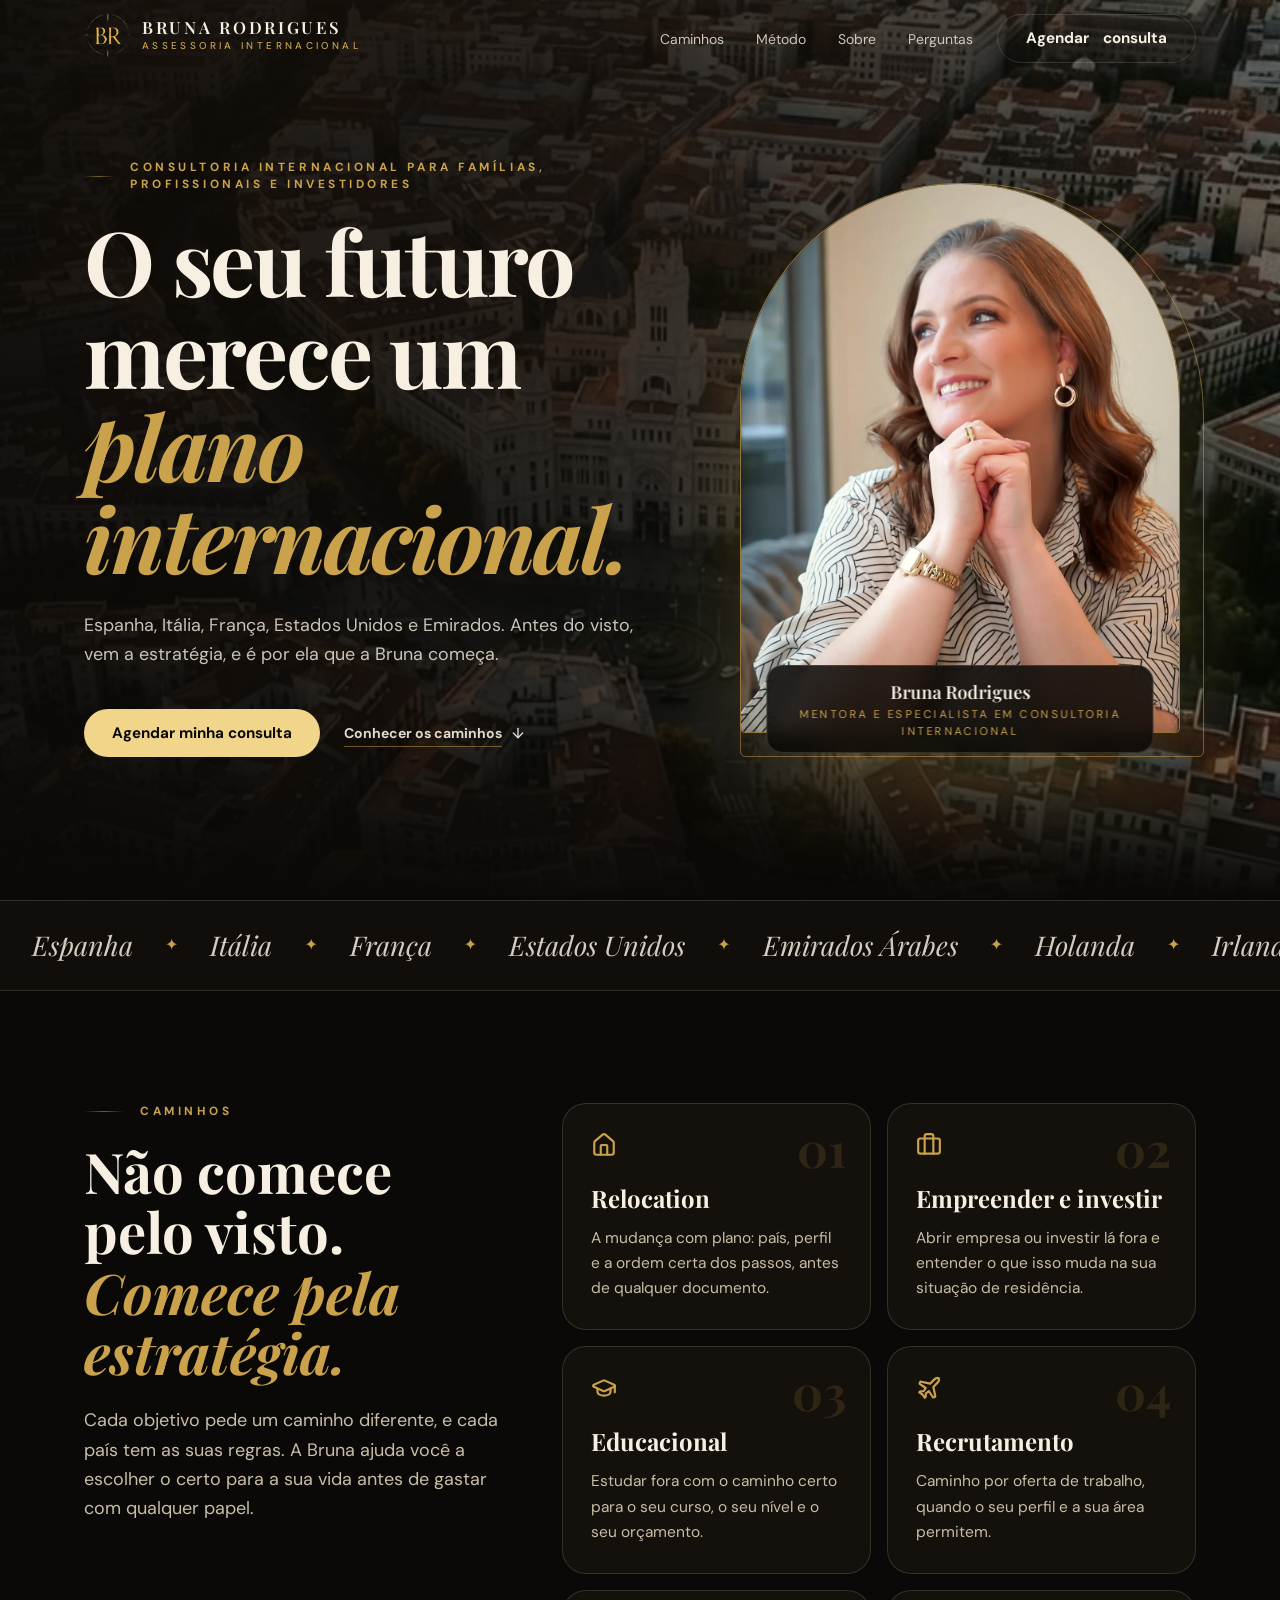
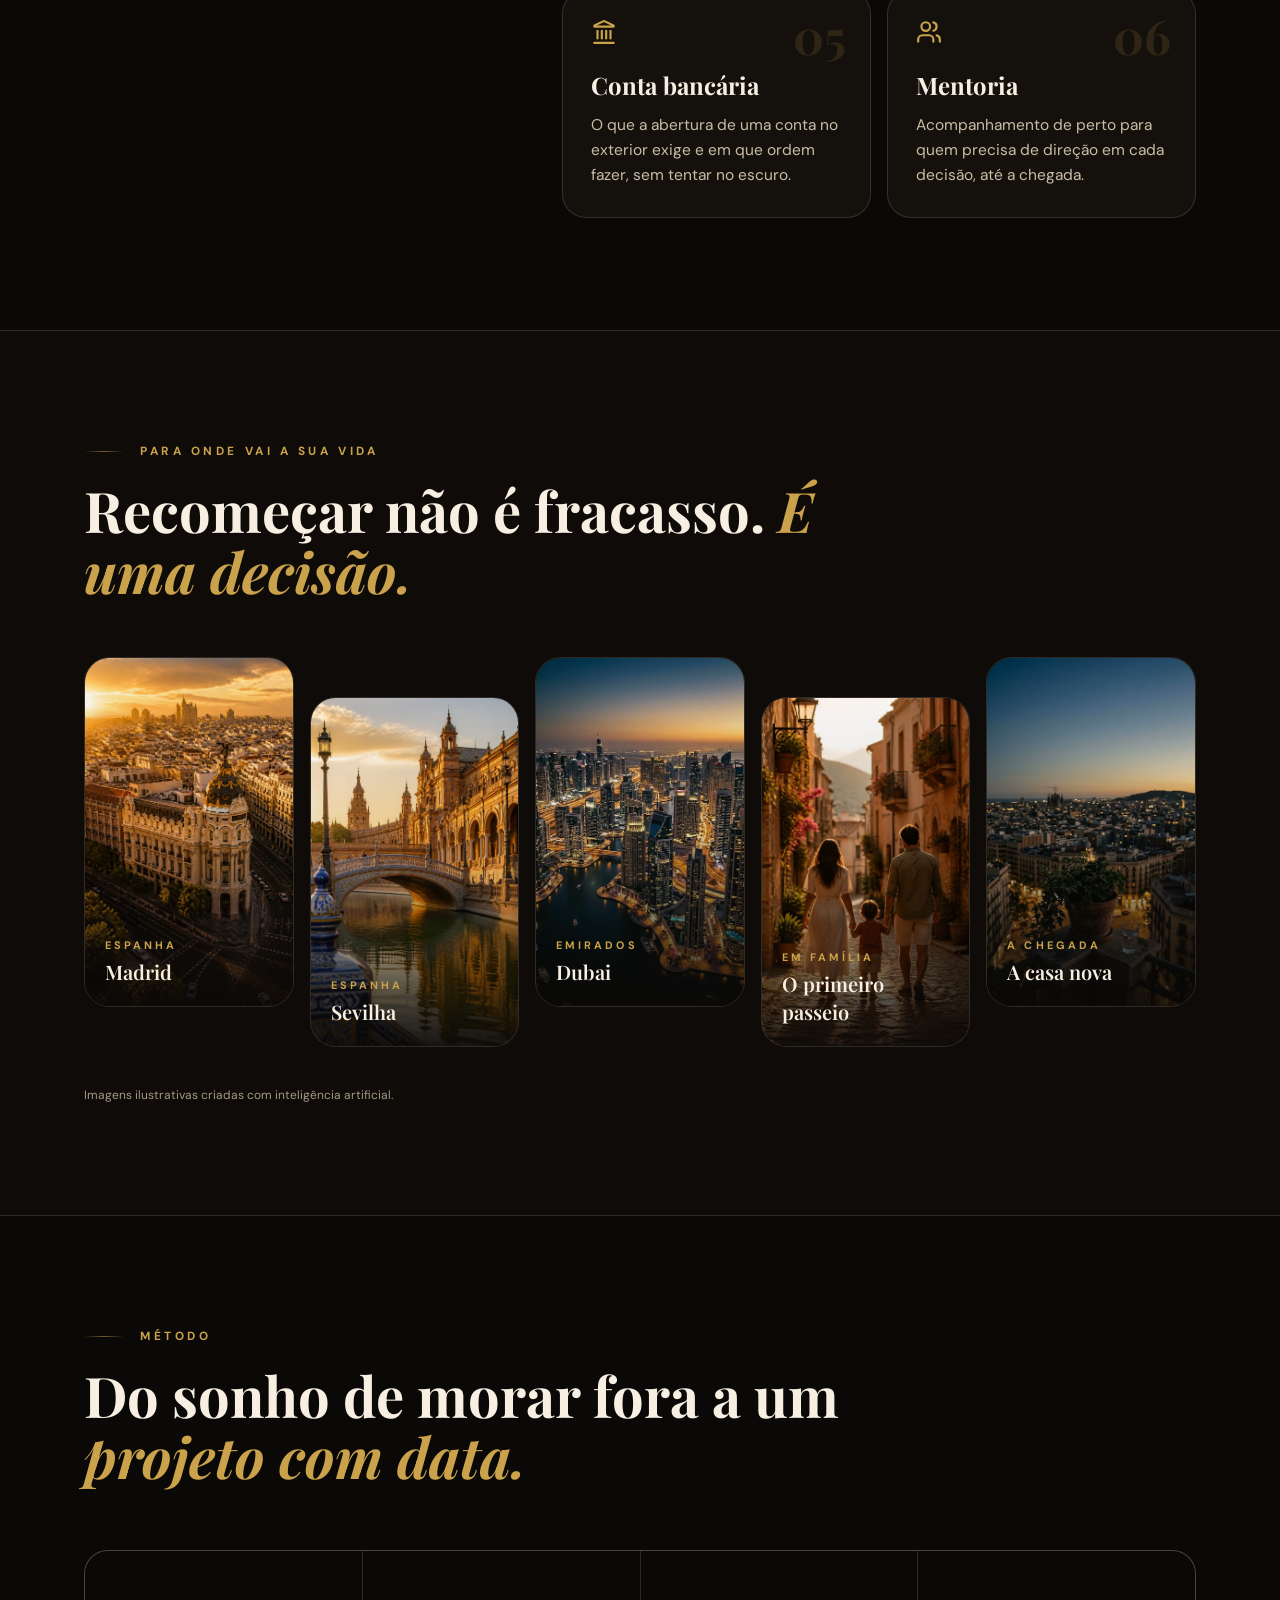
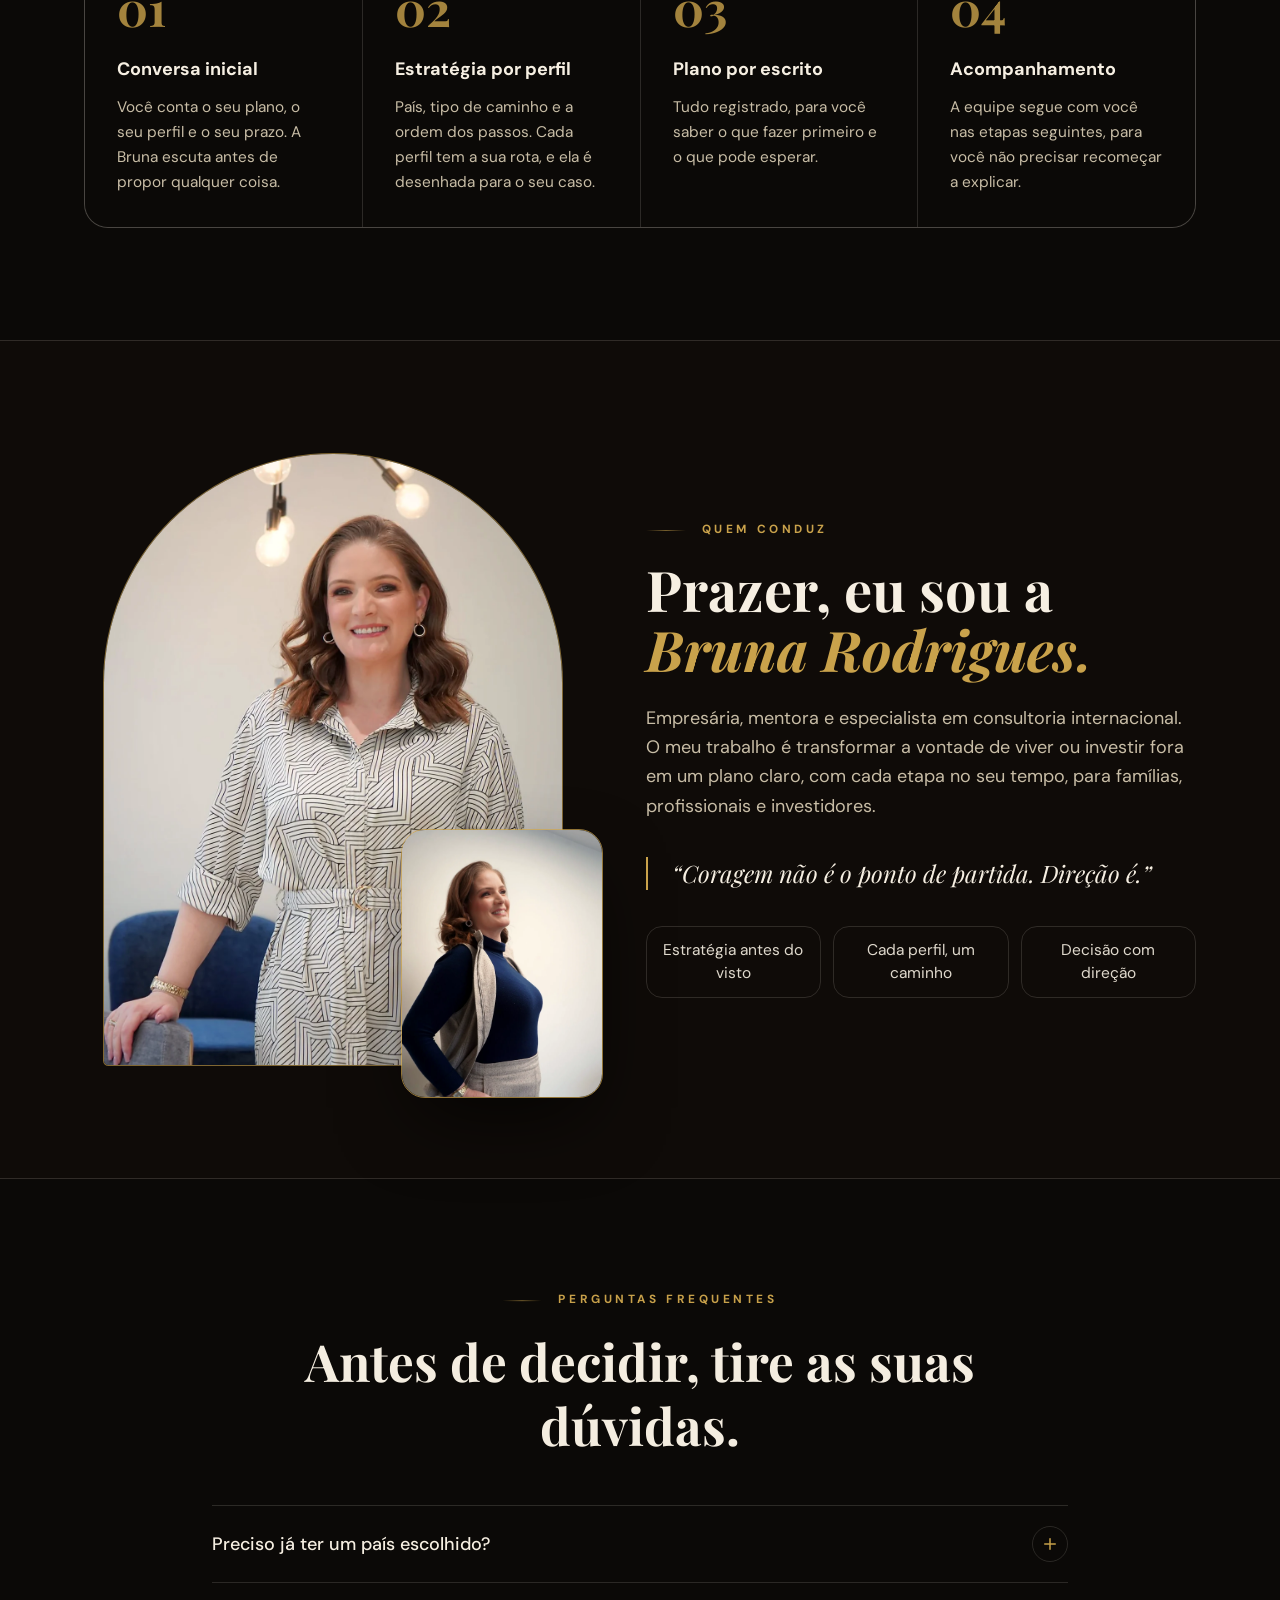
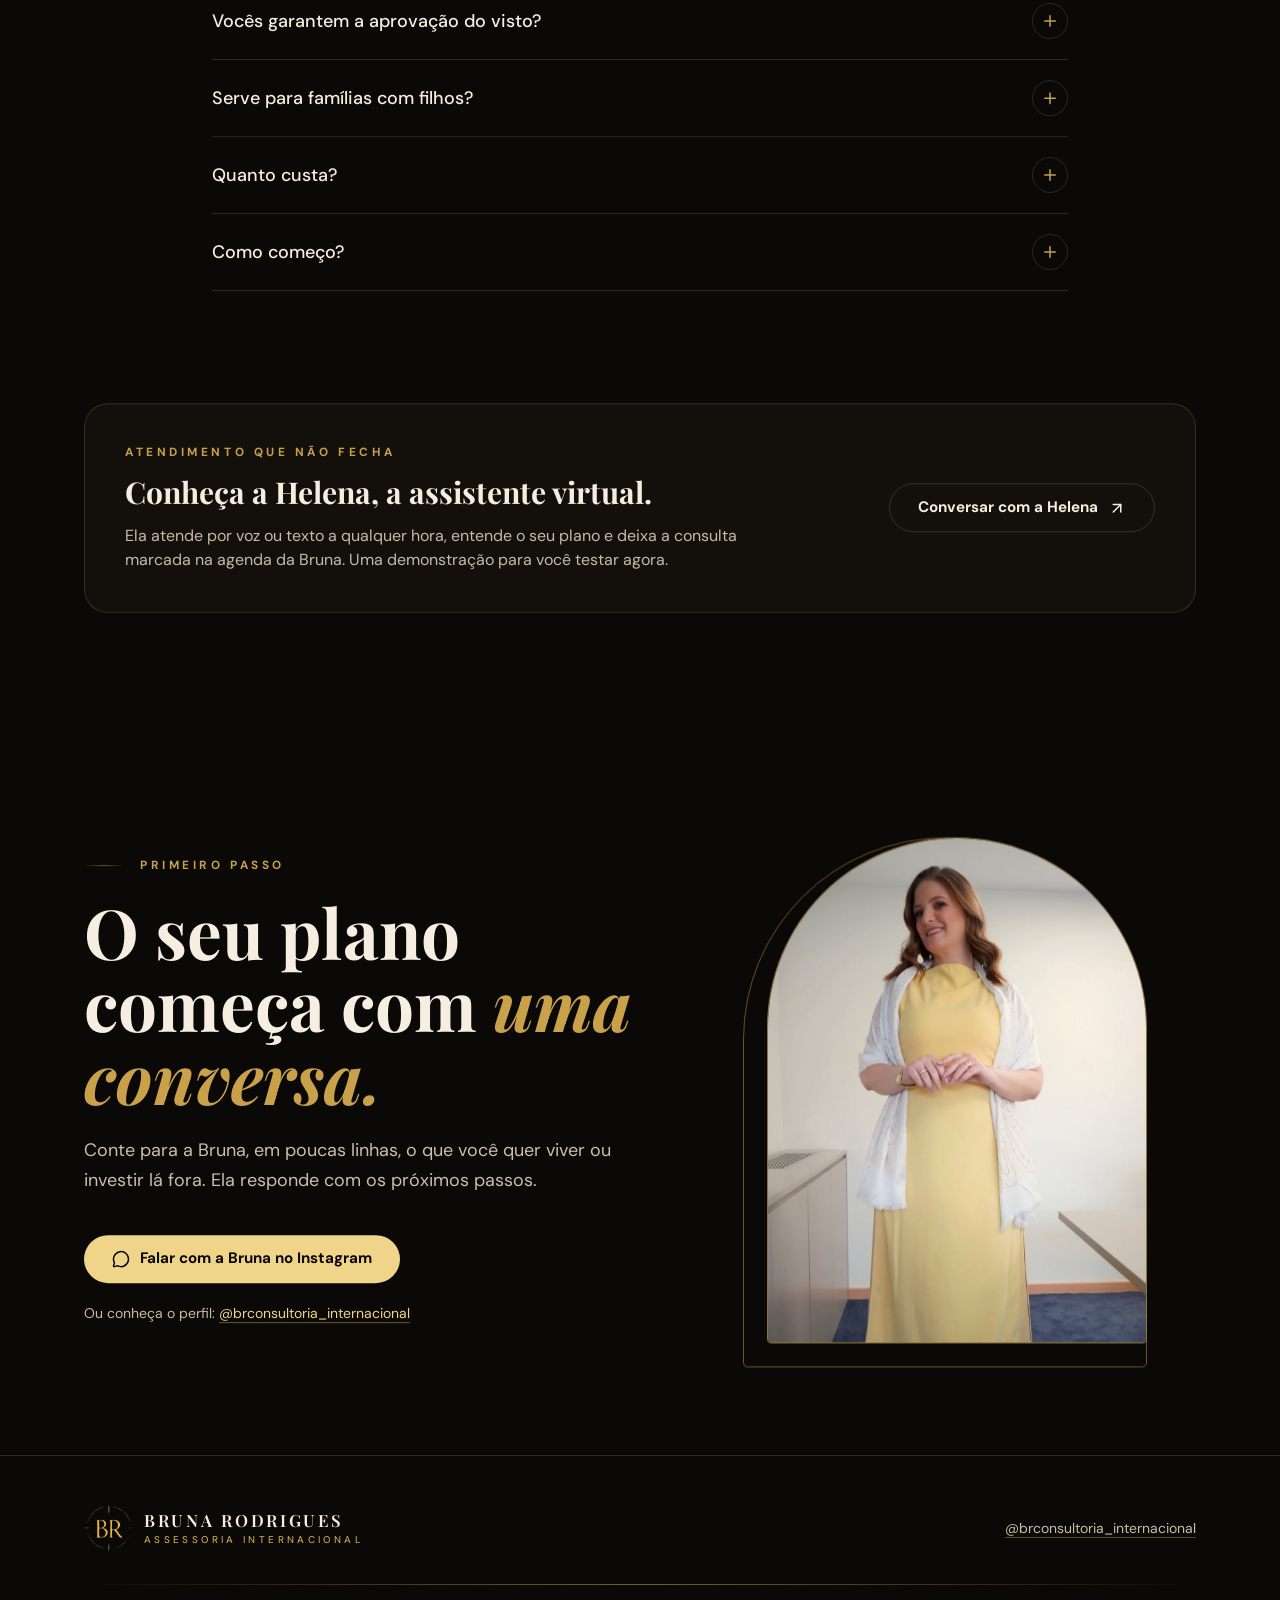
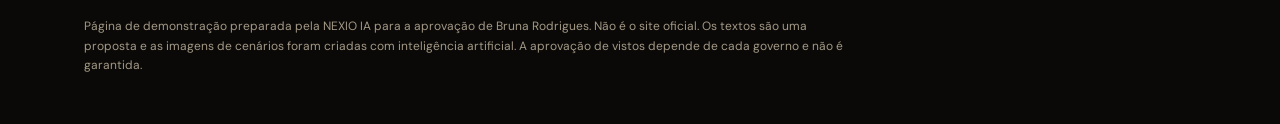
<file: index.html>
<!doctype html>
<html lang="pt-BR">
  <head>
    <meta charset="UTF-8" />
    <meta name="viewport" content="width=device-width, initial-scale=1" />
    <meta name="robots" content="noindex, nofollow, noarchive" />
    <meta name="theme-color" content="#0B0907" />
    <meta name="description" content="Bruna Rodrigues, assessoria internacional para famílias, profissionais e investidores. Primeiro a estratégia, depois o visto." />
    <title>Bruna Rodrigues | Assessoria Internacional</title>
    <link rel="icon" type="image/png" href="./img/logo-br-mark.png" />
    <link rel="preconnect" href="https://fonts.googleapis.com" />
    <link rel="preconnect" href="https://fonts.gstatic.com" crossorigin />
    <link href="https://fonts.googleapis.com/css2?family=DM+Sans:ital,opsz,wght@0,9..40,400;0,9..40,500;0,9..40,700&family=Playfair+Display:ital,wght@0,500;0,600;0,700;1,500;1,600;1,700&display=swap" rel="stylesheet" />
    <script type="module" crossorigin src="./assets/index-D_XSj3PC.js"></script>
    <link rel="stylesheet" crossorigin href="./assets/index-tnTPNTQd.css">
  </head>
  <body>
    <div id="root"></div>
  </body>
</html>
</file>
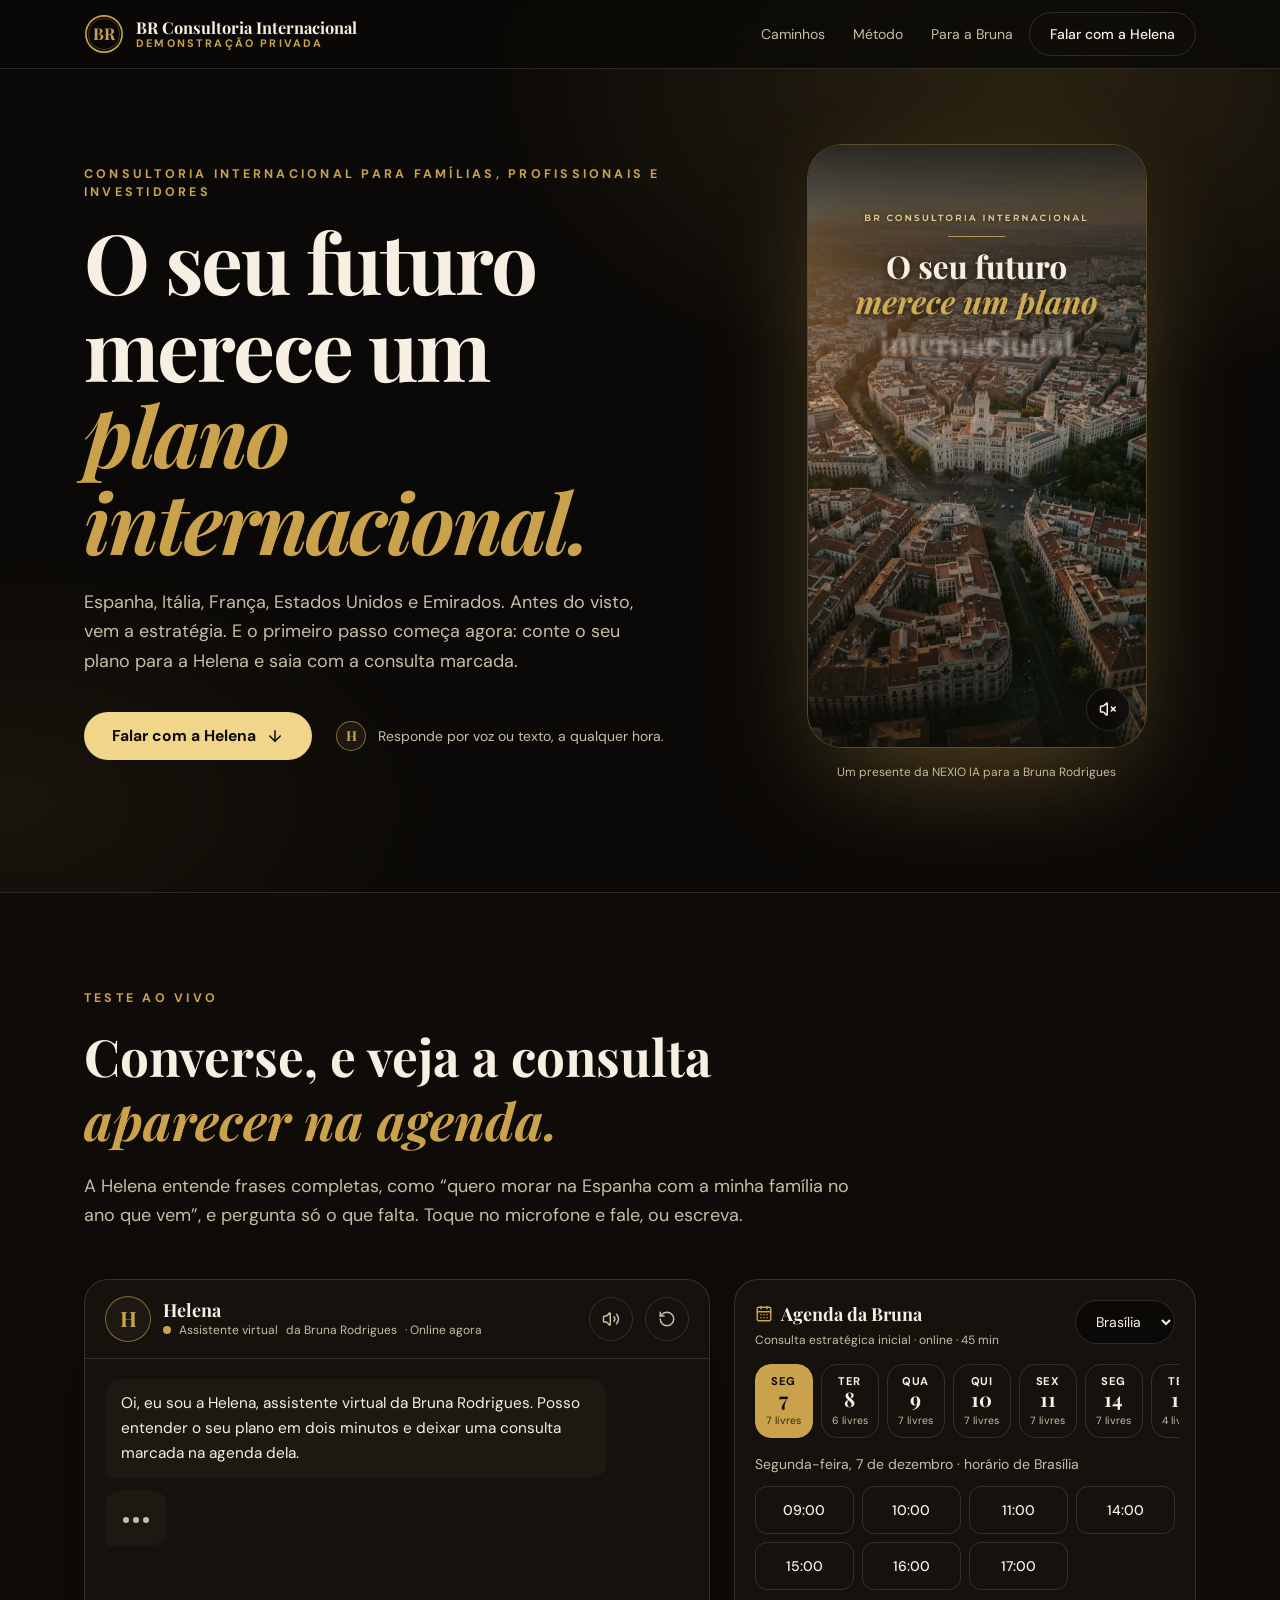
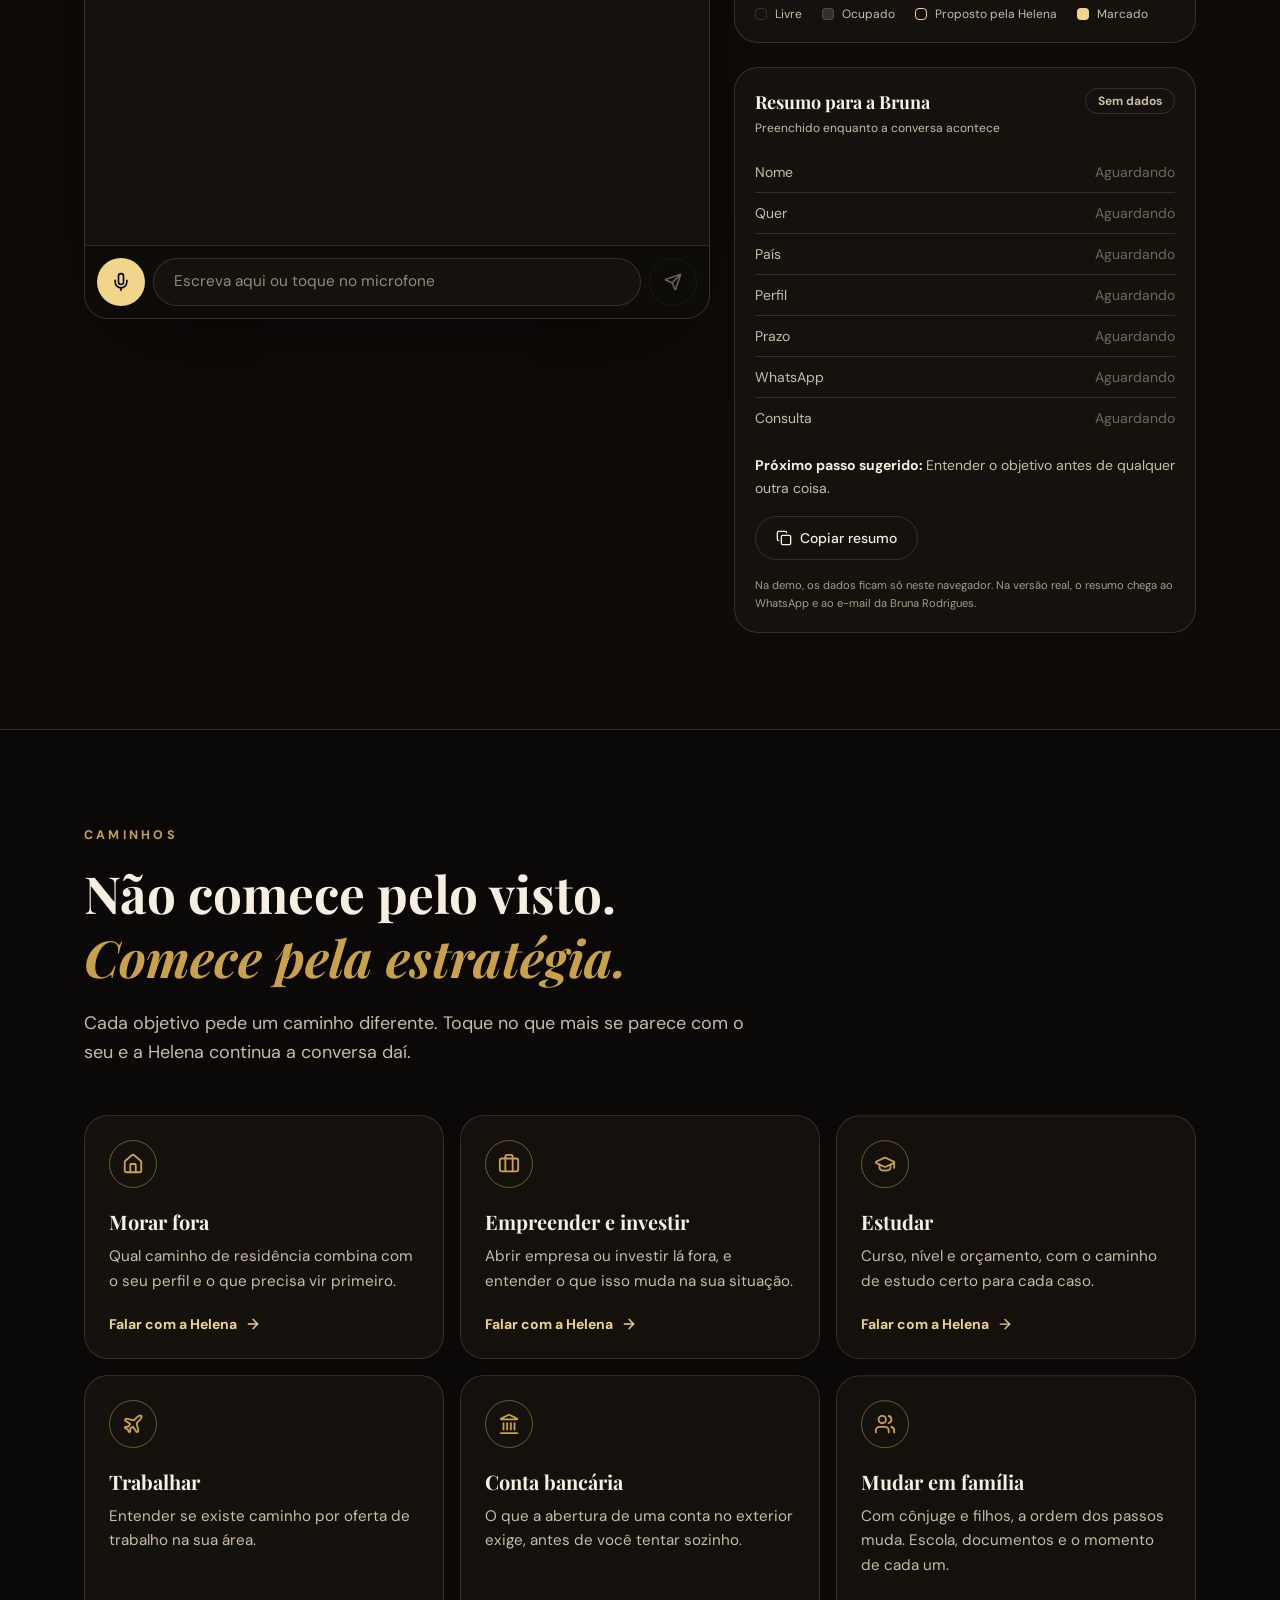
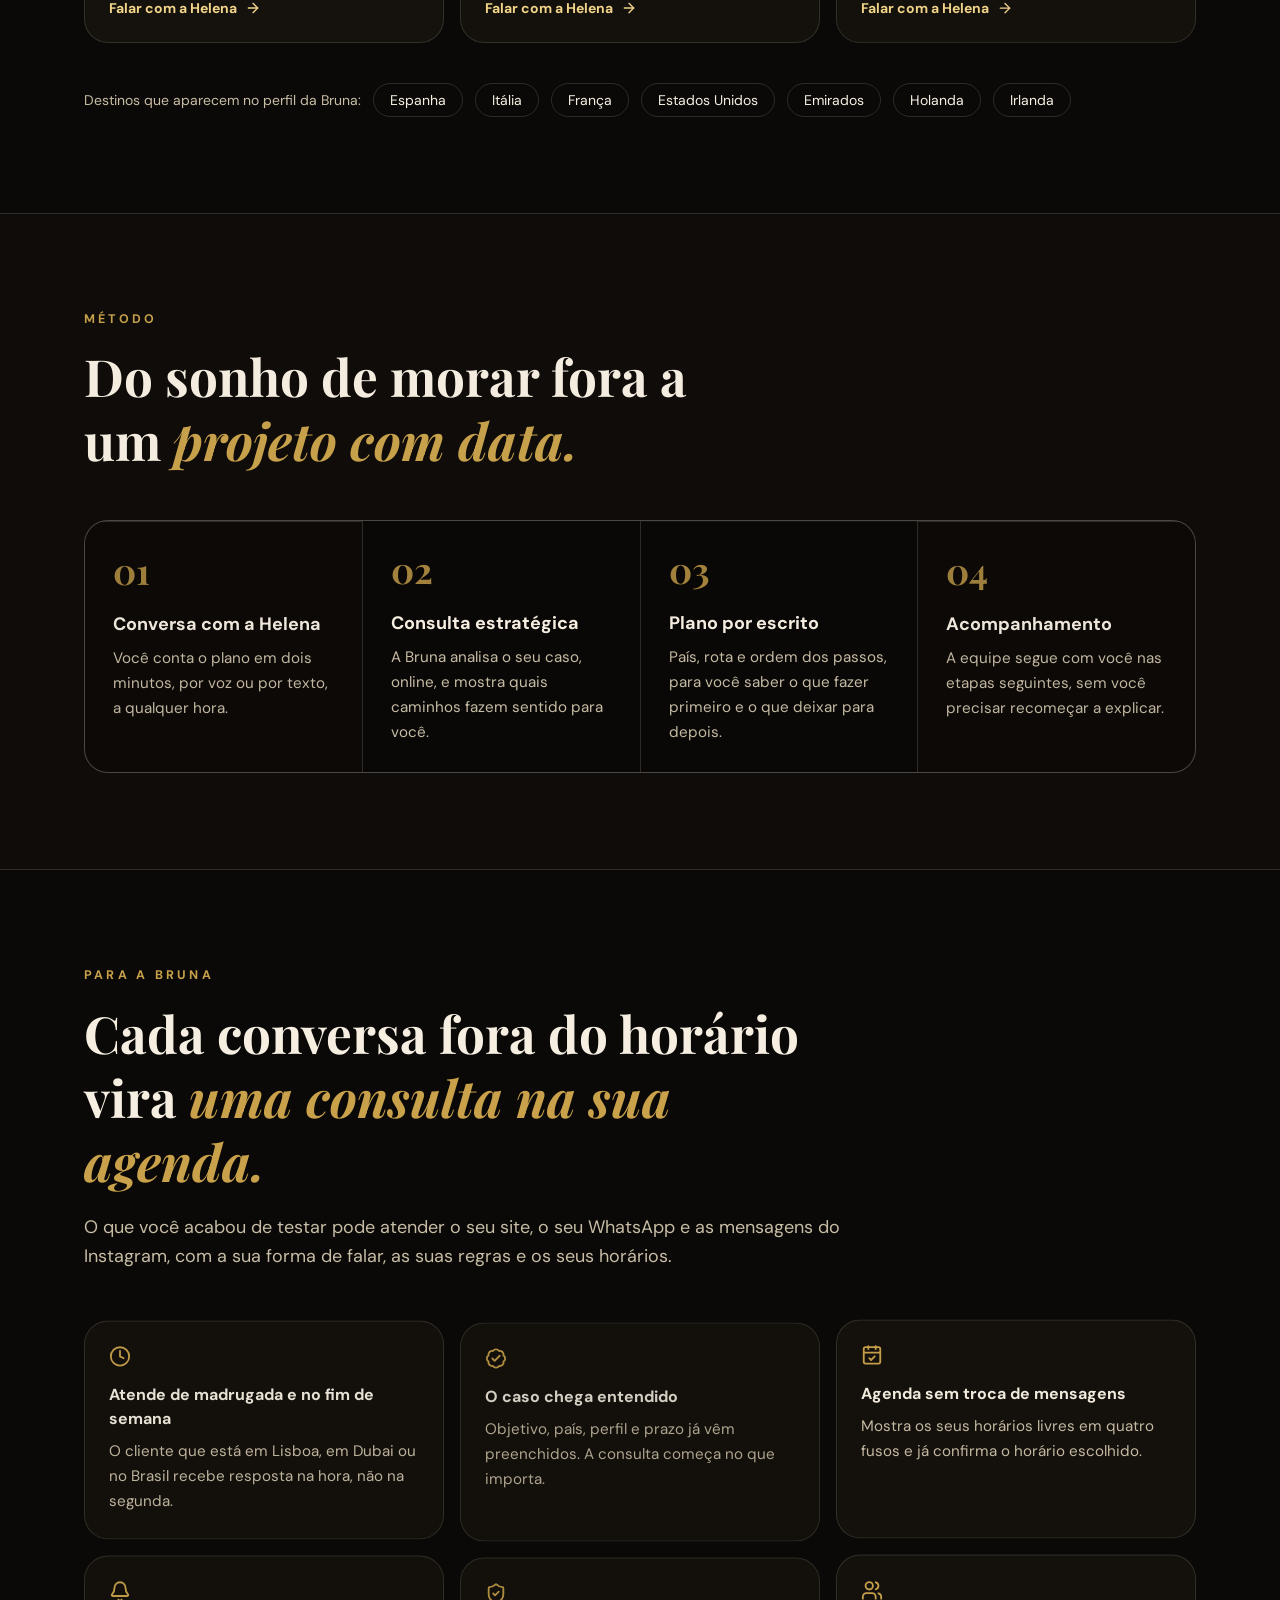
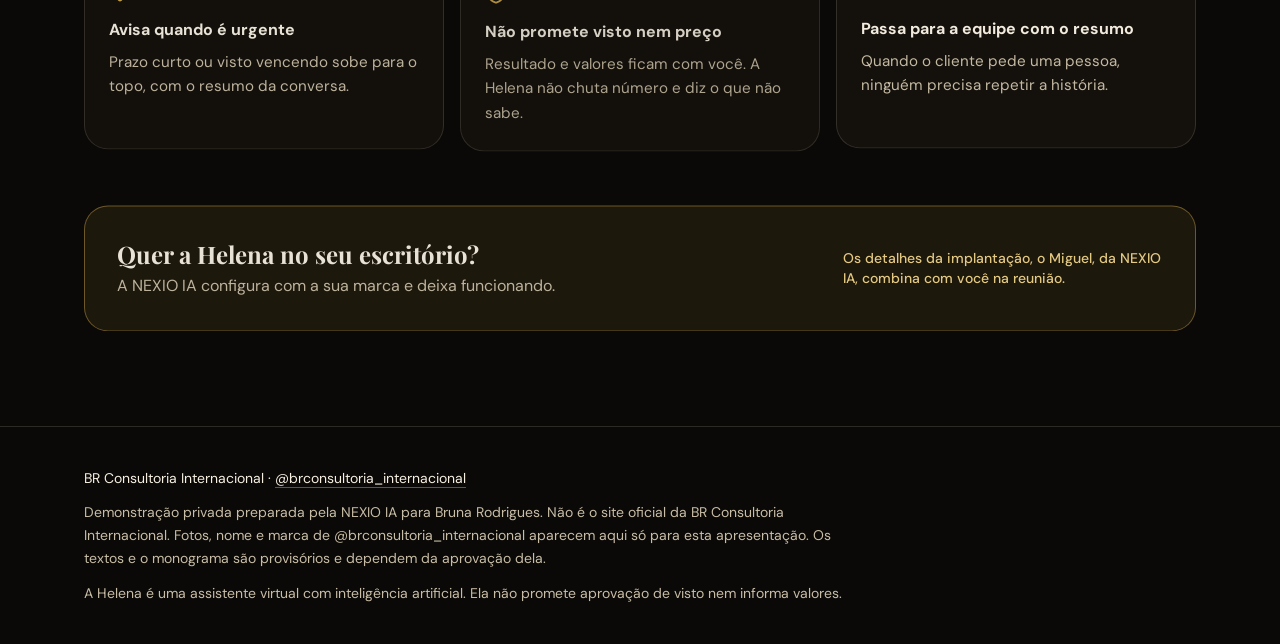
<file: assistente/index.html>
<!doctype html>
<html lang="pt-BR">
  <head>
    <meta charset="UTF-8" />
    <meta name="viewport" content="width=device-width, initial-scale=1" />
    <meta name="robots" content="noindex, nofollow, noarchive" />
    <meta name="theme-color" content="#0B0907" />
    <meta name="description" content="Demonstração privada da NEXIO IA para a BR Consultoria Internacional: uma assistente virtual que atende por voz ou texto e marca a consulta na agenda." />
    <title>Helena, a assistente da BR Consultoria Internacional | Demonstração NEXIO IA</title>
    <link rel="icon" type="image/svg+xml" href="data:image/svg+xml,%3Csvg xmlns='http://www.w3.org/2000/svg' viewBox='0 0 64 64'%3E%3Ccircle cx='32' cy='32' r='29' fill='%230B0907' stroke='%23C9A24B' stroke-width='3'/%3E%3Ctext x='32' y='41' text-anchor='middle' font-family='serif' font-weight='700' font-size='26' fill='%23C9A24B'%3EBR%3C/text%3E%3C/svg%3E" />
    <link rel="preconnect" href="https://fonts.googleapis.com" />
    <link rel="preconnect" href="https://fonts.gstatic.com" crossorigin />
    <link href="https://fonts.googleapis.com/css2?family=DM+Sans:ital,opsz,wght@0,9..40,400;0,9..40,500;0,9..40,700&family=Playfair+Display:ital,wght@0,600;0,700;1,600;1,700&display=swap" rel="stylesheet" />
    <script type="module" crossorigin src="./assets/index-DnQz0ERP.js"></script>
    <link rel="stylesheet" crossorigin href="./assets/index-BVWXL8Hq.css">
  </head>
  <body>
    <div id="root"></div>
  </body>
</html>
</file>
<file: assets/index-tnTPNTQd.css>
/*! tailwindcss v4.3.5 | MIT License | https://tailwindcss.com */
@layer properties{@supports (((-webkit-hyphens:none)) and (not (margin-trim:block))) or ((-moz-orient:inline) and (not (color:rgb(from red r g b)))){*,:before,:after,::backdrop{--tw-translate-x:0;--tw-translate-y:0;--tw-translate-z:0;--tw-rotate-x:initial;--tw-rotate-y:initial;--tw-rotate-z:initial;--tw-skew-x:initial;--tw-skew-y:initial;--tw-scroll-snap-strictness:proximity;--tw-divide-y-reverse:0;--tw-border-style:solid;--tw-gradient-position:initial;--tw-gradient-from:#0000;--tw-gradient-via:#0000;--tw-gradient-to:#0000;--tw-gradient-stops:initial;--tw-gradient-via-stops:initial;--tw-gradient-from-position:0%;--tw-gradient-via-position:50%;--tw-gradient-to-position:100%;--tw-leading:initial;--tw-font-weight:initial;--tw-tracking:initial;--tw-shadow:0 0 #0000;--tw-shadow-color:initial;--tw-shadow-alpha:100%;--tw-inset-shadow:0 0 #0000;--tw-inset-shadow-color:initial;--tw-inset-shadow-alpha:100%;--tw-ring-color:initial;--tw-ring-shadow:0 0 #0000;--tw-inset-ring-color:initial;--tw-inset-ring-shadow:0 0 #0000;--tw-ring-inset:initial;--tw-ring-offset-width:0px;--tw-ring-offset-color:#fff;--tw-ring-offset-shadow:0 0 #0000;--tw-blur:initial;--tw-brightness:initial;--tw-contrast:initial;--tw-grayscale:initial;--tw-hue-rotate:initial;--tw-invert:initial;--tw-opacity:initial;--tw-saturate:initial;--tw-sepia:initial;--tw-drop-shadow:initial;--tw-drop-shadow-color:initial;--tw-drop-shadow-alpha:100%;--tw-drop-shadow-size:initial;--tw-backdrop-blur:initial;--tw-backdrop-brightness:initial;--tw-backdrop-contrast:initial;--tw-backdrop-grayscale:initial;--tw-backdrop-hue-rotate:initial;--tw-backdrop-invert:initial;--tw-backdrop-opacity:initial;--tw-backdrop-saturate:initial;--tw-backdrop-sepia:initial;--tw-duration:initial;--tw-scale-x:1;--tw-scale-y:1;--tw-scale-z:1}}}@layer theme{:root,:host{--font-sans:"DM Sans", ui-sans-serif, system-ui, sans-serif;--font-mono:ui-monospace, SFMono-Regular, Menlo, Monaco, Consolas, "Liberation Mono", "Courier New", monospace;--color-white:#fff;--spacing:.25rem;--container-xl:36rem;--container-2xl:42rem;--container-3xl:48rem;--container-4xl:56rem;--container-6xl:72rem;--text-xs:.75rem;--text-xs--line-height:calc(1 / .75);--text-sm:.875rem;--text-sm--line-height:calc(1.25 / .875);--text-lg:1.125rem;--text-lg--line-height:calc(1.75 / 1.125);--text-xl:1.25rem;--text-xl--line-height:calc(1.75 / 1.25);--text-2xl:1.5rem;--text-2xl--line-height:calc(2 / 1.5);--text-3xl:1.875rem;--text-3xl--line-height:calc(2.25 / 1.875);--text-5xl:3rem;--text-5xl--line-height:1;--font-weight-medium:500;--font-weight-semibold:600;--font-weight-bold:700;--tracking-tight:-.025em;--leading-tight:1.25;--leading-snug:1.375;--leading-relaxed:1.625;--radius-2xl:1rem;--radius-3xl:1.5rem;--blur-md:12px;--default-transition-duration:.15s;--default-transition-timing-function:cubic-bezier(.4, 0, .2, 1);--default-font-family:var(--font-sans);--default-mono-font-family:var(--font-mono);--color-bg:#0b0907;--color-surface:#14100c;--color-ink:#f6efe2;--color-muted:#c8bda6;--color-gold:#c9a24b;--color-cta:#f1d58a;--color-line:#f6efe224;--font-display:"Playfair Display", Georgia, serif}}@layer base{*,:after,:before,::backdrop{box-sizing:border-box;border:0 solid;margin:0;padding:0}::file-selector-button{box-sizing:border-box;border:0 solid;margin:0;padding:0}html,:host{-webkit-text-size-adjust:100%;tab-size:4;line-height:1.5;font-family:var(--default-font-family,-apple-system, BlinkMacSystemFont, "Segoe UI", Roboto, "Helvetica Neue", "Noto Sans", Arial, sans-serif, "Apple Color Emoji", "Segoe UI Emoji", "Segoe UI Symbol", "Noto Color Emoji");font-feature-settings:var(--default-font-feature-settings,normal);font-variation-settings:var(--default-font-variation-settings,normal);-webkit-tap-highlight-color:transparent}hr{height:0;color:inherit;border-top-width:1px}abbr:where([title]){-webkit-text-decoration:underline dotted;text-decoration:underline dotted}h1,h2,h3,h4,h5,h6{font-size:inherit;font-weight:inherit}a{color:inherit;-webkit-text-decoration:inherit;-webkit-text-decoration:inherit;-webkit-text-decoration:inherit;-webkit-text-decoration:inherit;text-decoration:inherit}b,strong{font-weight:bolder}code,kbd,samp,pre{font-family:var(--default-mono-font-family,ui-monospace, SFMono-Regular, Menlo, Monaco, Consolas, "Liberation Mono", "Courier New", monospace);font-feature-settings:var(--default-mono-font-feature-settings,normal);font-variation-settings:var(--default-mono-font-variation-settings,normal);font-size:1em}small{font-size:80%}sub,sup{vertical-align:baseline;font-size:75%;line-height:0;position:relative}sub{bottom:-.25em}sup{top:-.5em}table{text-indent:0;border-color:inherit;border-collapse:collapse}:-moz-focusring:where(:not(iframe)){outline:auto}progress{vertical-align:baseline}summary{display:list-item}ol,ul,menu{list-style:none}img,svg,video,canvas,audio,iframe,embed,object{vertical-align:middle;display:block}img,video{max-width:100%;height:auto}button,input,select,optgroup,textarea{font:inherit;font-feature-settings:inherit;font-variation-settings:inherit;letter-spacing:inherit;color:inherit;opacity:1;background-color:#0000;border-radius:0}::file-selector-button{font:inherit;font-feature-settings:inherit;font-variation-settings:inherit;letter-spacing:inherit;color:inherit;opacity:1;background-color:#0000;border-radius:0}:where(select:is([multiple],[size])) optgroup{font-weight:bolder}:where(select:is([multiple],[size])) optgroup option{padding-inline-start:20px}::file-selector-button{margin-inline-end:4px}::placeholder{opacity:1}@supports (not ((-webkit-appearance:-apple-pay-button))) or (contain-intrinsic-size:1px){::placeholder{color:currentColor}@supports (color:color-mix(in lab, red, red)){::placeholder{color:color-mix(in oklab, currentcolor 50%, transparent)}}}textarea{resize:vertical}::-webkit-search-decoration{-webkit-appearance:none}::-webkit-date-and-time-value{min-height:1lh;text-align:inherit}::-webkit-datetime-edit{display:inline-flex}::-webkit-datetime-edit-fields-wrapper{padding:0}::-webkit-datetime-edit{padding-block:0}::-webkit-datetime-edit-year-field{padding-block:0}::-webkit-datetime-edit-month-field{padding-block:0}::-webkit-datetime-edit-day-field{padding-block:0}::-webkit-datetime-edit-hour-field{padding-block:0}::-webkit-datetime-edit-minute-field{padding-block:0}::-webkit-datetime-edit-second-field{padding-block:0}::-webkit-datetime-edit-millisecond-field{padding-block:0}::-webkit-datetime-edit-meridiem-field{padding-block:0}::-webkit-calendar-picker-indicator{line-height:1}:-moz-ui-invalid{box-shadow:none}button,input:where([type=button],[type=reset],[type=submit]){appearance:button}::file-selector-button{appearance:button}::-webkit-inner-spin-button{height:auto}::-webkit-outer-spin-button{height:auto}[hidden]:where(:not([hidden=until-found])){display:none!important}}@layer components;@layer utilities{.visible{visibility:visible}.sr-only{clip-path:inset(50%);white-space:nowrap;border-width:0;width:1px;height:1px;margin:-1px;padding:0;position:absolute;overflow:hidden}.absolute{position:absolute}.fixed{position:fixed}.relative{position:relative}.static{position:static}.-inset-3{inset:calc(var(--spacing) * -3)}.inset-0{inset:0}.inset-x-0{inset-inline:0}.top-0{top:0}.top-5{top:calc(var(--spacing) * 5)}.-right-4{right:calc(var(--spacing) * -4)}.right-6{right:calc(var(--spacing) * 6)}.-bottom-5{bottom:calc(var(--spacing) * -5)}.-bottom-8{bottom:calc(var(--spacing) * -8)}.bottom-0{bottom:0}.left-1\/2{left:50%}.isolate{isolation:isolate}.-z-10{z-index:calc(10 * -1)}.-z-20{z-index:calc(20 * -1)}.z-40{z-index:40}.mx-auto{margin-inline:auto}.my-8{margin-block:calc(var(--spacing) * 8)}.mt-1{margin-top:var(--spacing)}.mt-1\.5{margin-top:calc(var(--spacing) * 1.5)}.mt-3{margin-top:calc(var(--spacing) * 3)}.mt-5{margin-top:calc(var(--spacing) * 5)}.mt-6{margin-top:calc(var(--spacing) * 6)}.mt-7{margin-top:calc(var(--spacing) * 7)}.mt-9{margin-top:calc(var(--spacing) * 9)}.mt-10{margin-top:calc(var(--spacing) * 10)}.mb-3{margin-bottom:calc(var(--spacing) * 3)}.mb-5{margin-bottom:calc(var(--spacing) * 5)}.mb-6{margin-bottom:calc(var(--spacing) * 6)}.mb-12{margin-bottom:calc(var(--spacing) * 12)}.mb-14{margin-bottom:calc(var(--spacing) * 14)}.mb-16{margin-bottom:calc(var(--spacing) * 16)}.ml-auto{margin-left:auto}.block{display:block}.flex{display:flex}.grid{display:grid}.hidden{display:none}.inline{display:inline}.inline-block{display:inline-block}.inline-flex{display:inline-flex}.aspect-\[3\/4\]{aspect-ratio:3/4}.aspect-\[3\/5\]{aspect-ratio:3/5}.aspect-\[4\/5\]{aspect-ratio:4/5}.size-9{width:calc(var(--spacing) * 9);height:calc(var(--spacing) * 9)}.h-48{height:calc(var(--spacing) * 48)}.h-full{height:100%}.min-h-12{min-height:calc(var(--spacing) * 12)}.min-h-16{min-height:calc(var(--spacing) * 16)}.min-h-\[100svh\]{min-height:100svh}.w-10{width:calc(var(--spacing) * 10)}.w-\[44\%\]{width:44%}.w-\[72vw\]{width:72vw}.w-\[88\%\]{width:88%}.w-full{width:100%}.max-w-2xl{max-width:var(--container-2xl)}.max-w-3xl{max-width:var(--container-3xl)}.max-w-4xl{max-width:var(--container-4xl)}.max-w-6xl{max-width:var(--container-6xl)}.max-w-\[320px\]{max-width:320px}.max-w-\[380px\]{max-width:380px}.max-w-\[400px\]{max-width:400px}.max-w-\[460px\]{max-width:460px}.max-w-xl{max-width:var(--container-xl)}.shrink-0{flex-shrink:0}.-translate-x-1\/2{--tw-translate-x:calc(calc(1 / 2 * 100%) * -1);translate:var(--tw-translate-x) var(--tw-translate-y)}.-translate-x-3{--tw-translate-x:calc(var(--spacing) * -3);translate:var(--tw-translate-x) var(--tw-translate-y)}.translate-x-3{--tw-translate-x:calc(var(--spacing) * 3);translate:var(--tw-translate-x) var(--tw-translate-y)}.translate-y-3{--tw-translate-y:calc(var(--spacing) * 3);translate:var(--tw-translate-x) var(--tw-translate-y)}.transform{transform:var(--tw-rotate-x, ) var(--tw-rotate-y, ) var(--tw-rotate-z, ) var(--tw-skew-x, ) var(--tw-skew-y, )}.resize{resize:both}.snap-x{scroll-snap-type:x var(--tw-scroll-snap-strictness)}.snap-mandatory{--tw-scroll-snap-strictness:mandatory}.snap-center{scroll-snap-align:center}.flex-col{flex-direction:column}.flex-wrap{flex-wrap:wrap}.items-center{align-items:center}.items-start{align-items:flex-start}.justify-between{justify-content:space-between}.justify-center{justify-content:center}.gap-2{gap:calc(var(--spacing) * 2)}.gap-2\.5{gap:calc(var(--spacing) * 2.5)}.gap-3{gap:calc(var(--spacing) * 3)}.gap-4{gap:calc(var(--spacing) * 4)}.gap-6{gap:calc(var(--spacing) * 6)}.gap-8{gap:calc(var(--spacing) * 8)}.gap-12{gap:calc(var(--spacing) * 12)}.gap-14{gap:calc(var(--spacing) * 14)}.gap-16{gap:calc(var(--spacing) * 16)}.gap-px{gap:1px}.gap-x-6{column-gap:calc(var(--spacing) * 6)}.gap-y-4{row-gap:calc(var(--spacing) * 4)}:where(.divide-y>:not(:last-child)){--tw-divide-y-reverse:0;border-bottom-style:var(--tw-border-style);border-top-style:var(--tw-border-style);border-top-width:calc(1px * var(--tw-divide-y-reverse));border-bottom-width:calc(1px * calc(1 - var(--tw-divide-y-reverse)))}:where(.divide-line>:not(:last-child)){border-color:var(--color-line)}.overflow-hidden{overflow:hidden}.overflow-x-auto{overflow-x:auto}.rounded-2xl{border-radius:var(--radius-2xl)}.rounded-3xl{border-radius:var(--radius-3xl)}.rounded-\[1\.6rem\]{border-radius:1.6rem}.rounded-full{border-radius:2147483647px}.border{border-style:var(--tw-border-style);border-width:1px}.border-y{border-block-style:var(--tw-border-style);border-block-width:1px}.border-t{border-top-style:var(--tw-border-style);border-top-width:1px}.border-b{border-bottom-style:var(--tw-border-style);border-bottom-width:1px}.border-l-2{border-left-style:var(--tw-border-style);border-left-width:2px}.border-gold{border-color:var(--color-gold)}.border-gold\/50{border-color:#c9a24b80}@supports (color:color-mix(in lab, red, red)){.border-gold\/50{border-color:color-mix(in oklab, var(--color-gold) 50%, transparent)}}.border-gold\/60{border-color:#c9a24b99}@supports (color:color-mix(in lab, red, red)){.border-gold\/60{border-color:color-mix(in oklab, var(--color-gold) 60%, transparent)}}.border-gold\/70{border-color:#c9a24bb3}@supports (color:color-mix(in lab, red, red)){.border-gold\/70{border-color:color-mix(in oklab, var(--color-gold) 70%, transparent)}}.border-line{border-color:var(--color-line)}.bg-bg{background-color:var(--color-bg)}.bg-bg\/85{background-color:#0b0907d9}@supports (color:color-mix(in lab, red, red)){.bg-bg\/85{background-color:color-mix(in oklab, var(--color-bg) 85%, transparent)}}.bg-cta{background-color:var(--color-cta)}.bg-line{background-color:var(--color-line)}.bg-surface{background-color:var(--color-surface)}.bg-surface\/40{background-color:#14100c66}@supports (color:color-mix(in lab, red, red)){.bg-surface\/40{background-color:color-mix(in oklab, var(--color-surface) 40%, transparent)}}.bg-surface\/60{background-color:#14100c99}@supports (color:color-mix(in lab, red, red)){.bg-surface\/60{background-color:color-mix(in oklab, var(--color-surface) 60%, transparent)}}.bg-transparent{background-color:#0000}.bg-gradient-to-t{--tw-gradient-position:to top in oklab;background-image:linear-gradient(var(--tw-gradient-stops))}.bg-\[linear-gradient\(95deg\,rgb\(11_9_7\/0\.94\)_0\%\,rgb\(11_9_7\/0\.8\)_42\%\,rgb\(11_9_7\/0\.35\)_100\%\)\]{background-image:linear-gradient(95deg,#0b0907f0 0%,#0b0907cc 42%,#0b090759 100%)}.bg-\[radial-gradient\(70\%_80\%_at_80\%_20\%\,rgb\(201_162_75\/0\.22\)\,transparent_70\%\)\]{background-image:radial-gradient(70% 80% at 80% 20%,#c9a24b38,#0000 70%)}.from-bg{--tw-gradient-from:var(--color-bg);--tw-gradient-stops:var(--tw-gradient-via-stops,var(--tw-gradient-position), var(--tw-gradient-from) var(--tw-gradient-from-position), var(--tw-gradient-to) var(--tw-gradient-to-position))}.from-bg\/90{--tw-gradient-from:#0b0907e6}@supports (color:color-mix(in lab, red, red)){.from-bg\/90{--tw-gradient-from:color-mix(in oklab, var(--color-bg) 90%, transparent)}}.from-bg\/90{--tw-gradient-stops:var(--tw-gradient-via-stops,var(--tw-gradient-position), var(--tw-gradient-from) var(--tw-gradient-from-position), var(--tw-gradient-to) var(--tw-gradient-to-position))}.via-bg\/10{--tw-gradient-via:#0b09071a}@supports (color:color-mix(in lab, red, red)){.via-bg\/10{--tw-gradient-via:color-mix(in oklab, var(--color-bg) 10%, transparent)}}.via-bg\/10{--tw-gradient-via-stops:var(--tw-gradient-position), var(--tw-gradient-from) var(--tw-gradient-from-position), var(--tw-gradient-via) var(--tw-gradient-via-position), var(--tw-gradient-to) var(--tw-gradient-to-position);--tw-gradient-stops:var(--tw-gradient-via-stops)}.to-transparent{--tw-gradient-to:transparent;--tw-gradient-stops:var(--tw-gradient-via-stops,var(--tw-gradient-position), var(--tw-gradient-from) var(--tw-gradient-from-position), var(--tw-gradient-to) var(--tw-gradient-to-position))}.object-contain{object-fit:contain}.object-cover{object-fit:cover}.object-\[50\%_10\%\]{object-position:50% 10%}.object-\[50\%_18\%\]{object-position:50% 18%}.object-\[50\%_20\%\]{object-position:50% 20%}.p-5{padding:calc(var(--spacing) * 5)}.p-7{padding:calc(var(--spacing) * 7)}.p-8{padding:calc(var(--spacing) * 8)}.px-4{padding-inline:calc(var(--spacing) * 4)}.px-5{padding-inline:calc(var(--spacing) * 5)}.px-7{padding-inline:calc(var(--spacing) * 7)}.px-8{padding-inline:calc(var(--spacing) * 8)}.py-1{padding-block:var(--spacing)}.py-3{padding-block:calc(var(--spacing) * 3)}.py-4{padding-block:calc(var(--spacing) * 4)}.py-6{padding-block:calc(var(--spacing) * 6)}.py-12{padding-block:calc(var(--spacing) * 12)}.py-28{padding-block:calc(var(--spacing) * 28)}.pt-32{padding-top:calc(var(--spacing) * 32)}.pr-12{padding-right:calc(var(--spacing) * 12)}.pb-4{padding-bottom:calc(var(--spacing) * 4)}.pb-6{padding-bottom:calc(var(--spacing) * 6)}.pb-24{padding-bottom:calc(var(--spacing) * 24)}.pb-28{padding-bottom:calc(var(--spacing) * 28)}.pl-6{padding-left:calc(var(--spacing) * 6)}.text-center{text-align:center}.text-left{text-align:left}.font-display{font-family:var(--font-display)}.text-2xl{font-size:var(--text-2xl);line-height:var(--tw-leading,var(--text-2xl--line-height))}.text-3xl{font-size:var(--text-3xl);line-height:var(--tw-leading,var(--text-3xl--line-height))}.text-5xl{font-size:var(--text-5xl);line-height:var(--tw-leading,var(--text-5xl--line-height))}.text-lg{font-size:var(--text-lg);line-height:var(--tw-leading,var(--text-lg--line-height))}.text-sm{font-size:var(--text-sm);line-height:var(--tw-leading,var(--text-sm--line-height))}.text-xl{font-size:var(--text-xl);line-height:var(--tw-leading,var(--text-xl--line-height))}.text-xs{font-size:var(--text-xs);line-height:var(--tw-leading,var(--text-xs--line-height))}.text-\[0\.7rem\]{font-size:.7rem}.text-\[0\.54rem\]{font-size:.54rem}.text-\[0\.68rem\]{font-size:.68rem}.text-\[0\.74rem\]{font-size:.74rem}.text-\[0\.92rem\]{font-size:.92rem}.text-\[0\.95rem\]{font-size:.95rem}.text-\[0\.96rem\]{font-size:.96rem}.text-\[0\.97rem\]{font-size:.97rem}.text-\[1\.02rem\]{font-size:1.02rem}.text-\[1\.7rem\]{font-size:1.7rem}.text-\[1\.12rem\]{font-size:1.12rem}.text-\[clamp\(2\.1rem\,4\.6vw\,3\.5rem\)\]{font-size:clamp(2.1rem,4.6vw,3.5rem)}.text-\[clamp\(2\.4rem\,5\.4vw\,4\.4rem\)\]{font-size:clamp(2.4rem,5.4vw,4.4rem)}.text-\[clamp\(2\.7rem\,7\.2vw\,5\.6rem\)\]{font-size:clamp(2.7rem,7.2vw,5.6rem)}.text-\[clamp\(2rem\,4\.2vw\,3\.2rem\)\]{font-size:clamp(2rem,4.2vw,3.2rem)}.leading-\[1\.03\]{--tw-leading:1.03;line-height:1.03}.leading-\[1\.05\]{--tw-leading:1.05;line-height:1.05}.leading-\[1\.08\]{--tw-leading:1.08;line-height:1.08}.leading-none{--tw-leading:1;line-height:1}.leading-relaxed{--tw-leading:var(--leading-relaxed);line-height:var(--leading-relaxed)}.leading-snug{--tw-leading:var(--leading-snug);line-height:var(--leading-snug)}.leading-tight{--tw-leading:var(--leading-tight);line-height:var(--leading-tight)}.font-bold{--tw-font-weight:var(--font-weight-bold);font-weight:var(--font-weight-bold)}.font-medium{--tw-font-weight:var(--font-weight-medium);font-weight:var(--font-weight-medium)}.font-semibold{--tw-font-weight:var(--font-weight-semibold);font-weight:var(--font-weight-semibold)}.tracking-\[0\.2em\]{--tw-tracking:.2em;letter-spacing:.2em}.tracking-\[0\.3em\]{--tw-tracking:.3em;letter-spacing:.3em}.tracking-\[0\.12em\]{--tw-tracking:.12em;letter-spacing:.12em}.tracking-\[0\.22em\]{--tw-tracking:.22em;letter-spacing:.22em}.tracking-\[0\.28em\]{--tw-tracking:.28em;letter-spacing:.28em}.tracking-tight{--tw-tracking:var(--tracking-tight);letter-spacing:var(--tracking-tight)}.whitespace-nowrap{white-space:nowrap}.text-bg{color:var(--color-bg)}.text-cta{color:var(--color-cta)}.text-gold{color:var(--color-gold)}.text-gold\/15{color:#c9a24b26}@supports (color:color-mix(in lab, red, red)){.text-gold\/15{color:color-mix(in oklab, var(--color-gold) 15%, transparent)}}.text-gold\/80{color:#c9a24bcc}@supports (color:color-mix(in lab, red, red)){.text-gold\/80{color:color-mix(in oklab, var(--color-gold) 80%, transparent)}}.text-ink{color:var(--color-ink)}.text-ink\/80{color:#f6efe2cc}@supports (color:color-mix(in lab, red, red)){.text-ink\/80{color:color-mix(in oklab, var(--color-ink) 80%, transparent)}}.text-ink\/85{color:#f6efe2d9}@supports (color:color-mix(in lab, red, red)){.text-ink\/85{color:color-mix(in oklab, var(--color-ink) 85%, transparent)}}.text-ink\/90{color:#f6efe2e6}@supports (color:color-mix(in lab, red, red)){.text-ink\/90{color:color-mix(in oklab, var(--color-ink) 90%, transparent)}}.text-muted{color:var(--color-muted)}.text-muted\/80{color:#c8bda6cc}@supports (color:color-mix(in lab, red, red)){.text-muted\/80{color:color-mix(in oklab, var(--color-muted) 80%, transparent)}}.uppercase{text-transform:uppercase}.italic{font-style:italic}.underline{text-decoration-line:underline}.decoration-gold\/40{text-decoration-color:#c9a24b66}@supports (color:color-mix(in lab, red, red)){.decoration-gold\/40{-webkit-text-decoration-color:color-mix(in oklab, var(--color-gold) 40%, transparent);-webkit-text-decoration-color:color-mix(in oklab, var(--color-gold) 40%, transparent);-webkit-text-decoration-color:color-mix(in oklab, var(--color-gold) 40%, transparent);text-decoration-color:color-mix(in oklab, var(--color-gold) 40%, transparent)}}.decoration-gold\/50{text-decoration-color:#c9a24b80}@supports (color:color-mix(in lab, red, red)){.decoration-gold\/50{-webkit-text-decoration-color:color-mix(in oklab, var(--color-gold) 50%, transparent);-webkit-text-decoration-color:color-mix(in oklab, var(--color-gold) 50%, transparent);-webkit-text-decoration-color:color-mix(in oklab, var(--color-gold) 50%, transparent);text-decoration-color:color-mix(in oklab, var(--color-gold) 50%, transparent)}}.underline-offset-4{text-underline-offset:4px}.underline-offset-8{text-underline-offset:8px}.shadow-\[0_30px_80px_-20px_rgb\(0_0_0\/0\.8\)\]{--tw-shadow:0 30px 80px -20px var(--tw-shadow-color,#000c);box-shadow:var(--tw-inset-shadow), var(--tw-inset-ring-shadow), var(--tw-ring-offset-shadow), var(--tw-ring-shadow), var(--tw-shadow)}.shadow-\[0_50px_120px_-30px_rgb\(201_162_75\/0\.4\)\]{--tw-shadow:0 50px 120px -30px var(--tw-shadow-color,#c9a24b66);box-shadow:var(--tw-inset-shadow), var(--tw-inset-ring-shadow), var(--tw-ring-offset-shadow), var(--tw-ring-shadow), var(--tw-shadow)}.blur{--tw-blur:blur(8px);filter:var(--tw-blur, ) var(--tw-brightness, ) var(--tw-contrast, ) var(--tw-grayscale, ) var(--tw-hue-rotate, ) var(--tw-invert, ) var(--tw-saturate, ) var(--tw-sepia, ) var(--tw-drop-shadow, )}.filter\!{filter:var(--tw-blur, ) var(--tw-brightness, ) var(--tw-contrast, ) var(--tw-grayscale, ) var(--tw-hue-rotate, ) var(--tw-invert, ) var(--tw-saturate, ) var(--tw-sepia, ) var(--tw-drop-shadow, )!important}.backdrop-blur{--tw-backdrop-blur:blur(8px);-webkit-backdrop-filter:var(--tw-backdrop-blur, ) var(--tw-backdrop-brightness, ) var(--tw-backdrop-contrast, ) var(--tw-backdrop-grayscale, ) var(--tw-backdrop-hue-rotate, ) var(--tw-backdrop-invert, ) var(--tw-backdrop-opacity, ) var(--tw-backdrop-saturate, ) var(--tw-backdrop-sepia, );backdrop-filter:var(--tw-backdrop-blur, ) var(--tw-backdrop-brightness, ) var(--tw-backdrop-contrast, ) var(--tw-backdrop-grayscale, ) var(--tw-backdrop-hue-rotate, ) var(--tw-backdrop-invert, ) var(--tw-backdrop-opacity, ) var(--tw-backdrop-saturate, ) var(--tw-backdrop-sepia, )}.backdrop-blur-md{--tw-backdrop-blur:blur(var(--blur-md));-webkit-backdrop-filter:var(--tw-backdrop-blur, ) var(--tw-backdrop-brightness, ) var(--tw-backdrop-contrast, ) var(--tw-backdrop-grayscale, ) var(--tw-backdrop-hue-rotate, ) var(--tw-backdrop-invert, ) var(--tw-backdrop-opacity, ) var(--tw-backdrop-saturate, ) var(--tw-backdrop-sepia, );backdrop-filter:var(--tw-backdrop-blur, ) var(--tw-backdrop-brightness, ) var(--tw-backdrop-contrast, ) var(--tw-backdrop-grayscale, ) var(--tw-backdrop-hue-rotate, ) var(--tw-backdrop-invert, ) var(--tw-backdrop-opacity, ) var(--tw-backdrop-saturate, ) var(--tw-backdrop-sepia, )}.transition{transition-property:color,background-color,border-color,outline-color,text-decoration-color,fill,stroke,--tw-gradient-from,--tw-gradient-via,--tw-gradient-to,opacity,box-shadow,transform,translate,scale,rotate,filter,-webkit-backdrop-filter,backdrop-filter,display,content-visibility,overlay,pointer-events;transition-timing-function:var(--tw-ease,var(--default-transition-timing-function));transition-duration:var(--tw-duration,var(--default-transition-duration))}.duration-200{--tw-duration:.2s;transition-duration:.2s}.duration-300{--tw-duration:.3s;transition-duration:.3s}.duration-700{--tw-duration:.7s;transition-duration:.7s}@media (hover:hover){:is(:where(.group):hover .group-hover\:translate-y-0\.5){--tw-translate-y:calc(var(--spacing) * .5);translate:var(--tw-translate-x) var(--tw-translate-y)}:is(:where(.group):hover .group-hover\:scale-105){--tw-scale-x:105%;--tw-scale-y:105%;--tw-scale-z:105%;scale:var(--tw-scale-x) var(--tw-scale-y)}:is(:where(.group):hover .group-hover\:text-gold\/30){color:#c9a24b4d}@supports (color:color-mix(in lab, red, red)){:is(:where(.group):hover .group-hover\:text-gold\/30){color:color-mix(in oklab, var(--color-gold) 30%, transparent)}}.hover\:-translate-y-0\.5:hover{--tw-translate-y:calc(var(--spacing) * -.5);translate:var(--tw-translate-x) var(--tw-translate-y)}.hover\:-translate-y-1:hover{--tw-translate-y:calc(var(--spacing) * -1);translate:var(--tw-translate-x) var(--tw-translate-y)}.hover\:border-gold:hover{border-color:var(--color-gold)}.hover\:border-gold\/70:hover{border-color:#c9a24bb3}@supports (color:color-mix(in lab, red, red)){.hover\:border-gold\/70:hover{border-color:color-mix(in oklab, var(--color-gold) 70%, transparent)}}.hover\:bg-white:hover{background-color:var(--color-white)}.hover\:text-cta:hover{color:var(--color-cta)}.hover\:shadow-\[0_14px_40px_-12px_rgb\(241_213_138\/0\.7\)\]:hover{--tw-shadow:0 14px 40px -12px var(--tw-shadow-color,#f1d58ab3);box-shadow:var(--tw-inset-shadow), var(--tw-inset-ring-shadow), var(--tw-ring-offset-shadow), var(--tw-ring-shadow), var(--tw-shadow)}}.focus\:not-sr-only:focus{clip-path:none;white-space:normal;width:auto;height:auto;margin:0;padding:0;position:static;overflow:visible}.focus\:fixed:focus{position:fixed}.focus\:top-4:focus{top:calc(var(--spacing) * 4)}.focus\:left-4:focus{left:calc(var(--spacing) * 4)}.focus\:z-50:focus{z-index:50}.focus\:rounded-full:focus{border-radius:2147483647px}.focus\:bg-cta:focus{background-color:var(--color-cta)}.focus\:px-5:focus{padding-inline:calc(var(--spacing) * 5)}.focus\:py-3:focus{padding-block:calc(var(--spacing) * 3)}.focus\:text-bg:focus{color:var(--color-bg)}.focus-visible\:outline-offset-4:focus-visible{outline-offset:4px}@media (width>=40rem){.sm\:-right-10{right:calc(var(--spacing) * -10)}.sm\:inline{display:inline}.sm\:w-\[44vw\]{width:44vw}.sm\:grid-cols-2{grid-template-columns:repeat(2,minmax(0,1fr))}.sm\:grid-cols-3{grid-template-columns:repeat(3,minmax(0,1fr))}.sm\:p-10{padding:calc(var(--spacing) * 10)}.sm\:text-\[0\.62rem\]{font-size:.62rem}.sm\:text-\[1\.05rem\]{font-size:1.05rem}.sm\:tracking-\[0\.16em\]{--tw-tracking:.16em;letter-spacing:.16em}.sm\:tracking-\[0\.34em\]{--tw-tracking:.34em;letter-spacing:.34em}}@media (width>=48rem){.md\:max-w-\[440px\]{max-width:440px}.md\:grid-cols-2{grid-template-columns:repeat(2,minmax(0,1fr))}.md\:grid-cols-\[1\.1fr_0\.9fr\]{grid-template-columns:1.1fr .9fr}.md\:flex-row{flex-direction:row}.md\:items-center{align-items:center}.md\:pt-28{padding-top:calc(var(--spacing) * 28)}}@media (width>=64rem){.lg\:sticky{position:sticky}.lg\:top-32{top:calc(var(--spacing) * 32)}.lg\:mt-10{margin-top:calc(var(--spacing) * 10)}.lg\:ml-0{margin-left:0}.lg\:flex{display:flex}.lg\:grid{display:grid}.lg\:w-auto{width:auto}.lg\:max-w-none{max-width:none}.lg\:grid-cols-4{grid-template-columns:repeat(4,minmax(0,1fr))}.lg\:grid-cols-5{grid-template-columns:repeat(5,minmax(0,1fr))}.lg\:grid-cols-\[0\.8fr_1\.2fr\]{grid-template-columns:.8fr 1.2fr}.lg\:grid-cols-\[0\.95fr_1\.05fr\]{grid-template-columns:.95fr 1.05fr}.lg\:gap-16{gap:calc(var(--spacing) * 16)}.lg\:self-start{align-self:flex-start}.lg\:overflow-visible{overflow:visible}}}html{scroll-behavior:smooth;background:var(--color-bg)}body{background:var(--color-bg);color:var(--color-ink);font-family:var(--font-sans);-webkit-font-smoothing:antialiased;text-rendering:optimizelegibility;margin:0}::selection{background:var(--color-gold);color:var(--color-bg)}:focus-visible{outline:2px solid var(--color-cta);outline-offset:3px;border-radius:6px}button,a,summary,[role=button]{cursor:pointer}.glow:before{content:"";pointer-events:none;background:radial-gradient(55% 45% at 85% 12%,#c9a24b2e,#0000 70%),radial-gradient(45% 40% at 0 100%,#c9a24b14,#0000 70%);position:absolute;inset:0}.hair{background:linear-gradient(90deg,#0000,#c9a24b8c,#0000);height:1px}.arch{border-radius:999px 999px 1.5rem 1.5rem}@keyframes marquee{0%{transform:translate(0)}to{transform:translate(-50%)}}.marquee-track{width:max-content;animation:38s linear infinite marquee;display:flex}.marquee:hover .marquee-track{animation-play-state:paused}details>summary{list-style:none}details>summary::-webkit-details-marker{display:none}details[open] .faq-plus{transform:rotate(45deg)}@media (prefers-reduced-motion:reduce){html{scroll-behavior:auto}.marquee-track{animation:none}}.scroll-thin{scrollbar-width:thin;scrollbar-color:#c9a24b66 transparent}@property --tw-translate-x{syntax:"*";inherits:false;initial-value:0}@property --tw-translate-y{syntax:"*";inherits:false;initial-value:0}@property --tw-translate-z{syntax:"*";inherits:false;initial-value:0}@property --tw-rotate-x{syntax:"*";inherits:false}@property --tw-rotate-y{syntax:"*";inherits:false}@property --tw-rotate-z{syntax:"*";inherits:false}@property --tw-skew-x{syntax:"*";inherits:false}@property --tw-skew-y{syntax:"*";inherits:false}@property --tw-scroll-snap-strictness{syntax:"*";inherits:false;initial-value:proximity}@property --tw-divide-y-reverse{syntax:"*";inherits:false;initial-value:0}@property --tw-border-style{syntax:"*";inherits:false;initial-value:solid}@property --tw-gradient-position{syntax:"*";inherits:false}@property --tw-gradient-from{syntax:"<color>";inherits:false;initial-value:#0000}@property --tw-gradient-via{syntax:"<color>";inherits:false;initial-value:#0000}@property --tw-gradient-to{syntax:"<color>";inherits:false;initial-value:#0000}@property --tw-gradient-stops{syntax:"*";inherits:false}@property --tw-gradient-via-stops{syntax:"*";inherits:false}@property --tw-gradient-from-position{syntax:"<length-percentage>";inherits:false;initial-value:0%}@property --tw-gradient-via-position{syntax:"<length-percentage>";inherits:false;initial-value:50%}@property --tw-gradient-to-position{syntax:"<length-percentage>";inherits:false;initial-value:100%}@property --tw-leading{syntax:"*";inherits:false}@property --tw-font-weight{syntax:"*";inherits:false}@property --tw-tracking{syntax:"*";inherits:false}@property --tw-shadow{syntax:"*";inherits:false;initial-value:0 0 #0000}@property --tw-shadow-color{syntax:"*";inherits:false}@property --tw-shadow-alpha{syntax:"<percentage>";inherits:false;initial-value:100%}@property --tw-inset-shadow{syntax:"*";inherits:false;initial-value:0 0 #0000}@property --tw-inset-shadow-color{syntax:"*";inherits:false}@property --tw-inset-shadow-alpha{syntax:"<percentage>";inherits:false;initial-value:100%}@property --tw-ring-color{syntax:"*";inherits:false}@property --tw-ring-shadow{syntax:"*";inherits:false;initial-value:0 0 #0000}@property --tw-inset-ring-color{syntax:"*";inherits:false}@property --tw-inset-ring-shadow{syntax:"*";inherits:false;initial-value:0 0 #0000}@property --tw-ring-inset{syntax:"*";inherits:false}@property --tw-ring-offset-width{syntax:"<length>";inherits:false;initial-value:0}@property --tw-ring-offset-color{syntax:"*";inherits:false;initial-value:#fff}@property --tw-ring-offset-shadow{syntax:"*";inherits:false;initial-value:0 0 #0000}@property --tw-blur{syntax:"*";inherits:false}@property --tw-brightness{syntax:"*";inherits:false}@property --tw-contrast{syntax:"*";inherits:false}@property --tw-grayscale{syntax:"*";inherits:false}@property --tw-hue-rotate{syntax:"*";inherits:false}@property --tw-invert{syntax:"*";inherits:false}@property --tw-opacity{syntax:"*";inherits:false}@property --tw-saturate{syntax:"*";inherits:false}@property --tw-sepia{syntax:"*";inherits:false}@property --tw-drop-shadow{syntax:"*";inherits:false}@property --tw-drop-shadow-color{syntax:"*";inherits:false}@property --tw-drop-shadow-alpha{syntax:"<percentage>";inherits:false;initial-value:100%}@property --tw-drop-shadow-size{syntax:"*";inherits:false}@property --tw-backdrop-blur{syntax:"*";inherits:false}@property --tw-backdrop-brightness{syntax:"*";inherits:false}@property --tw-backdrop-contrast{syntax:"*";inherits:false}@property --tw-backdrop-grayscale{syntax:"*";inherits:false}@property --tw-backdrop-hue-rotate{syntax:"*";inherits:false}@property --tw-backdrop-invert{syntax:"*";inherits:false}@property --tw-backdrop-opacity{syntax:"*";inherits:false}@property --tw-backdrop-saturate{syntax:"*";inherits:false}@property --tw-backdrop-sepia{syntax:"*";inherits:false}@property --tw-duration{syntax:"*";inherits:false}@property --tw-scale-x{syntax:"*";inherits:false;initial-value:1}@property --tw-scale-y{syntax:"*";inherits:false;initial-value:1}@property --tw-scale-z{syntax:"*";inherits:false;initial-value:1}
</file>
<file: assistente/assets/index-BVWXL8Hq.css>
/*! tailwindcss v4.3.5 | MIT License | https://tailwindcss.com */
@layer properties{@supports (((-webkit-hyphens:none)) and (not (margin-trim:block))) or ((-moz-orient:inline) and (not (color:rgb(from red r g b)))){*,:before,:after,::backdrop{--tw-rotate-x:initial;--tw-rotate-y:initial;--tw-rotate-z:initial;--tw-skew-x:initial;--tw-skew-y:initial;--tw-space-y-reverse:0;--tw-divide-y-reverse:0;--tw-border-style:solid;--tw-leading:initial;--tw-font-weight:initial;--tw-tracking:initial;--tw-shadow:0 0 #0000;--tw-shadow-color:initial;--tw-shadow-alpha:100%;--tw-inset-shadow:0 0 #0000;--tw-inset-shadow-color:initial;--tw-inset-shadow-alpha:100%;--tw-ring-color:initial;--tw-ring-shadow:0 0 #0000;--tw-inset-ring-color:initial;--tw-inset-ring-shadow:0 0 #0000;--tw-ring-inset:initial;--tw-ring-offset-width:0px;--tw-ring-offset-color:#fff;--tw-ring-offset-shadow:0 0 #0000;--tw-blur:initial;--tw-brightness:initial;--tw-contrast:initial;--tw-grayscale:initial;--tw-hue-rotate:initial;--tw-invert:initial;--tw-opacity:initial;--tw-saturate:initial;--tw-sepia:initial;--tw-drop-shadow:initial;--tw-drop-shadow-color:initial;--tw-drop-shadow-alpha:100%;--tw-drop-shadow-size:initial;--tw-backdrop-blur:initial;--tw-backdrop-brightness:initial;--tw-backdrop-contrast:initial;--tw-backdrop-grayscale:initial;--tw-backdrop-hue-rotate:initial;--tw-backdrop-invert:initial;--tw-backdrop-opacity:initial;--tw-backdrop-saturate:initial;--tw-backdrop-sepia:initial;--tw-duration:initial;--tw-translate-x:0;--tw-translate-y:0;--tw-translate-z:0}}}@layer theme{:root,:host{--font-sans:"DM Sans", ui-sans-serif, system-ui, sans-serif;--font-mono:ui-monospace, SFMono-Regular, Menlo, Monaco, Consolas, "Liberation Mono", "Courier New", monospace;--color-white:#fff;--spacing:.25rem;--container-xs:20rem;--container-xl:36rem;--container-2xl:42rem;--container-3xl:48rem;--container-6xl:72rem;--text-xs:.75rem;--text-xs--line-height:calc(1 / .75);--text-sm:.875rem;--text-sm--line-height:calc(1.25 / .875);--text-lg:1.125rem;--text-lg--line-height:calc(1.75 / 1.125);--text-xl:1.25rem;--text-xl--line-height:calc(1.75 / 1.25);--text-2xl:1.5rem;--text-2xl--line-height:calc(2 / 1.5);--text-4xl:2.25rem;--text-4xl--line-height:calc(2.5 / 2.25);--font-weight-medium:500;--font-weight-bold:700;--tracking-tight:-.025em;--tracking-wider:.05em;--leading-tight:1.25;--leading-snug:1.375;--leading-relaxed:1.625;--radius-md:.375rem;--radius-xl:.75rem;--radius-2xl:1rem;--radius-3xl:1.5rem;--blur-md:12px;--default-transition-duration:.15s;--default-transition-timing-function:cubic-bezier(.4, 0, .2, 1);--default-font-family:var(--font-sans);--default-mono-font-family:var(--font-mono);--color-bg:#0b0907;--color-surface:#15110c;--color-surface-2:#1d1812;--color-ink:#f6efe2;--color-muted:#c8bda6;--color-gold:#c9a24b;--color-cta:#f1d58a;--color-line:#f6efe224;--font-display:"Playfair Display", Georgia, serif}}@layer base{*,:after,:before,::backdrop{box-sizing:border-box;border:0 solid;margin:0;padding:0}::file-selector-button{box-sizing:border-box;border:0 solid;margin:0;padding:0}html,:host{-webkit-text-size-adjust:100%;tab-size:4;line-height:1.5;font-family:var(--default-font-family,-apple-system, BlinkMacSystemFont, "Segoe UI", Roboto, "Helvetica Neue", "Noto Sans", Arial, sans-serif, "Apple Color Emoji", "Segoe UI Emoji", "Segoe UI Symbol", "Noto Color Emoji");font-feature-settings:var(--default-font-feature-settings,normal);font-variation-settings:var(--default-font-variation-settings,normal);-webkit-tap-highlight-color:transparent}hr{height:0;color:inherit;border-top-width:1px}abbr:where([title]){-webkit-text-decoration:underline dotted;text-decoration:underline dotted}h1,h2,h3,h4,h5,h6{font-size:inherit;font-weight:inherit}a{color:inherit;-webkit-text-decoration:inherit;-webkit-text-decoration:inherit;-webkit-text-decoration:inherit;-webkit-text-decoration:inherit;text-decoration:inherit}b,strong{font-weight:bolder}code,kbd,samp,pre{font-family:var(--default-mono-font-family,ui-monospace, SFMono-Regular, Menlo, Monaco, Consolas, "Liberation Mono", "Courier New", monospace);font-feature-settings:var(--default-mono-font-feature-settings,normal);font-variation-settings:var(--default-mono-font-variation-settings,normal);font-size:1em}small{font-size:80%}sub,sup{vertical-align:baseline;font-size:75%;line-height:0;position:relative}sub{bottom:-.25em}sup{top:-.5em}table{text-indent:0;border-color:inherit;border-collapse:collapse}:-moz-focusring:where(:not(iframe)){outline:auto}progress{vertical-align:baseline}summary{display:list-item}ol,ul,menu{list-style:none}img,svg,video,canvas,audio,iframe,embed,object{vertical-align:middle;display:block}img,video{max-width:100%;height:auto}button,input,select,optgroup,textarea{font:inherit;font-feature-settings:inherit;font-variation-settings:inherit;letter-spacing:inherit;color:inherit;opacity:1;background-color:#0000;border-radius:0}::file-selector-button{font:inherit;font-feature-settings:inherit;font-variation-settings:inherit;letter-spacing:inherit;color:inherit;opacity:1;background-color:#0000;border-radius:0}:where(select:is([multiple],[size])) optgroup{font-weight:bolder}:where(select:is([multiple],[size])) optgroup option{padding-inline-start:20px}::file-selector-button{margin-inline-end:4px}::placeholder{opacity:1}@supports (not ((-webkit-appearance:-apple-pay-button))) or (contain-intrinsic-size:1px){::placeholder{color:currentColor}@supports (color:color-mix(in lab, red, red)){::placeholder{color:color-mix(in oklab, currentcolor 50%, transparent)}}}textarea{resize:vertical}::-webkit-search-decoration{-webkit-appearance:none}::-webkit-date-and-time-value{min-height:1lh;text-align:inherit}::-webkit-datetime-edit{display:inline-flex}::-webkit-datetime-edit-fields-wrapper{padding:0}::-webkit-datetime-edit{padding-block:0}::-webkit-datetime-edit-year-field{padding-block:0}::-webkit-datetime-edit-month-field{padding-block:0}::-webkit-datetime-edit-day-field{padding-block:0}::-webkit-datetime-edit-hour-field{padding-block:0}::-webkit-datetime-edit-minute-field{padding-block:0}::-webkit-datetime-edit-second-field{padding-block:0}::-webkit-datetime-edit-millisecond-field{padding-block:0}::-webkit-datetime-edit-meridiem-field{padding-block:0}::-webkit-calendar-picker-indicator{line-height:1}:-moz-ui-invalid{box-shadow:none}button,input:where([type=button],[type=reset],[type=submit]){appearance:button}::file-selector-button{appearance:button}::-webkit-inner-spin-button{height:auto}::-webkit-outer-spin-button{height:auto}[hidden]:where(:not([hidden=until-found])){display:none!important}}@layer components;@layer utilities{.sr-only{clip-path:inset(50%);white-space:nowrap;border-width:0;width:1px;height:1px;margin:-1px;padding:0;position:absolute;overflow:hidden}.absolute{position:absolute}.fixed{position:fixed}.relative{position:relative}.inset-x-0{inset-inline:0}.top-0{top:0}.top-1\.5{top:calc(var(--spacing) * 1.5)}.right-1\.5{right:calc(var(--spacing) * 1.5)}.right-4{right:calc(var(--spacing) * 4)}.bottom-4{bottom:calc(var(--spacing) * 4)}.z-40{z-index:40}.-mx-1{margin-inline:calc(var(--spacing) * -1)}.mx-5{margin-inline:calc(var(--spacing) * 5)}.mx-auto{margin-inline:auto}.mt-0\.5{margin-top:calc(var(--spacing) * .5)}.mt-1{margin-top:var(--spacing)}.mt-2{margin-top:calc(var(--spacing) * 2)}.mt-3{margin-top:calc(var(--spacing) * 3)}.mt-4{margin-top:calc(var(--spacing) * 4)}.mt-5{margin-top:calc(var(--spacing) * 5)}.mt-6{margin-top:calc(var(--spacing) * 6)}.mt-9{margin-top:calc(var(--spacing) * 9)}.mt-10{margin-top:calc(var(--spacing) * 10)}.mt-12{margin-top:calc(var(--spacing) * 12)}.mt-14{margin-top:calc(var(--spacing) * 14)}.mb-2{margin-bottom:calc(var(--spacing) * 2)}.mb-3{margin-bottom:calc(var(--spacing) * 3)}.mb-4{margin-bottom:calc(var(--spacing) * 4)}.mb-5{margin-bottom:calc(var(--spacing) * 5)}.mb-12{margin-bottom:calc(var(--spacing) * 12)}.ml-auto{margin-left:auto}.block{display:block}.flex{display:flex}.grid{display:grid}.hidden{display:none}.inline-block{display:inline-block}.inline-flex{display:inline-flex}.aspect-\[9\/16\]{aspect-ratio:9/16}.size-2{width:calc(var(--spacing) * 2);height:calc(var(--spacing) * 2)}.size-3{width:calc(var(--spacing) * 3);height:calc(var(--spacing) * 3)}.size-11{width:calc(var(--spacing) * 11);height:calc(var(--spacing) * 11)}.size-12{width:calc(var(--spacing) * 12);height:calc(var(--spacing) * 12)}.h-8{height:calc(var(--spacing) * 8)}.h-\[640px\]{height:640px}.h-full{height:100%}.max-h-\[88vh\]{max-height:88vh}.min-h-10{min-height:calc(var(--spacing) * 10)}.min-h-11{min-height:calc(var(--spacing) * 11)}.min-h-12{min-height:calc(var(--spacing) * 12)}.min-h-\[64px\]{min-height:64px}.w-full{width:100%}.max-w-2xl{max-width:var(--container-2xl)}.max-w-3xl{max-width:var(--container-3xl)}.max-w-6xl{max-width:var(--container-6xl)}.max-w-\[86\%\]{max-width:86%}.max-w-\[300px\]{max-width:300px}.max-w-xl{max-width:var(--container-xl)}.max-w-xs{max-width:var(--container-xs)}.min-w-0{min-width:0}.min-w-\[58px\]{min-width:58px}.flex-1{flex:1}.shrink-0{flex-shrink:0}.transform{transform:var(--tw-rotate-x, ) var(--tw-rotate-y, ) var(--tw-rotate-z, ) var(--tw-skew-x, ) var(--tw-skew-y, )}.grid-cols-3{grid-template-columns:repeat(3,minmax(0,1fr))}.flex-col{flex-direction:column}.flex-wrap{flex-wrap:wrap}.items-baseline{align-items:baseline}.items-center{align-items:center}.items-start{align-items:flex-start}.justify-between{justify-content:space-between}.justify-center{justify-content:center}.justify-end{justify-content:flex-end}.justify-start{justify-content:flex-start}.gap-1{gap:var(--spacing)}.gap-2{gap:calc(var(--spacing) * 2)}.gap-2\.5{gap:calc(var(--spacing) * 2.5)}.gap-3{gap:calc(var(--spacing) * 3)}.gap-4{gap:calc(var(--spacing) * 4)}.gap-6{gap:calc(var(--spacing) * 6)}.gap-7{gap:calc(var(--spacing) * 7)}.gap-12{gap:calc(var(--spacing) * 12)}.gap-px{gap:1px}:where(.space-y-2>:not(:last-child)){--tw-space-y-reverse:0;margin-block-start:calc(calc(var(--spacing) * 2) * var(--tw-space-y-reverse));margin-block-end:calc(calc(var(--spacing) * 2) * calc(1 - var(--tw-space-y-reverse)))}:where(.space-y-3>:not(:last-child)){--tw-space-y-reverse:0;margin-block-start:calc(calc(var(--spacing) * 3) * var(--tw-space-y-reverse));margin-block-end:calc(calc(var(--spacing) * 3) * calc(1 - var(--tw-space-y-reverse)))}:where(.space-y-6>:not(:last-child)){--tw-space-y-reverse:0;margin-block-start:calc(calc(var(--spacing) * 6) * var(--tw-space-y-reverse));margin-block-end:calc(calc(var(--spacing) * 6) * calc(1 - var(--tw-space-y-reverse)))}.gap-x-5{column-gap:calc(var(--spacing) * 5)}.gap-x-6{column-gap:calc(var(--spacing) * 6)}.gap-y-1{row-gap:var(--spacing)}.gap-y-4{row-gap:calc(var(--spacing) * 4)}:where(.divide-y>:not(:last-child)){--tw-divide-y-reverse:0;border-bottom-style:var(--tw-border-style);border-top-style:var(--tw-border-style);border-top-width:calc(1px * var(--tw-divide-y-reverse));border-bottom-width:calc(1px * calc(1 - var(--tw-divide-y-reverse)))}:where(.divide-line>:not(:last-child)){border-color:var(--color-line)}.overflow-hidden{overflow:hidden}.overflow-x-auto{overflow-x:auto}.overflow-y-auto{overflow-y:auto}.rounded{border-radius:.25rem}.rounded-2xl{border-radius:var(--radius-2xl)}.rounded-3xl{border-radius:var(--radius-3xl)}.rounded-\[2\.2rem\]{border-radius:2.2rem}.rounded-full{border-radius:2147483647px}.rounded-xl{border-radius:var(--radius-xl)}.rounded-br-md{border-bottom-right-radius:var(--radius-md)}.rounded-bl-md{border-bottom-left-radius:var(--radius-md)}.border{border-style:var(--tw-border-style);border-width:1px}.border-y{border-block-style:var(--tw-border-style);border-block-width:1px}.border-t{border-top-style:var(--tw-border-style);border-top-width:1px}.border-b{border-bottom-style:var(--tw-border-style);border-bottom-width:1px}.border-dashed{--tw-border-style:dashed;border-style:dashed}.border-cta{border-color:var(--color-cta)}.border-gold{border-color:var(--color-gold)}.border-gold\/40{border-color:#c9a24b66}@supports (color:color-mix(in lab, red, red)){.border-gold\/40{border-color:color-mix(in oklab, var(--color-gold) 40%, transparent)}}.border-gold\/50{border-color:#c9a24b80}@supports (color:color-mix(in lab, red, red)){.border-gold\/50{border-color:color-mix(in oklab, var(--color-gold) 50%, transparent)}}.border-gold\/60{border-color:#c9a24b99}@supports (color:color-mix(in lab, red, red)){.border-gold\/60{border-color:color-mix(in oklab, var(--color-gold) 60%, transparent)}}.border-gold\/70{border-color:#c9a24bb3}@supports (color:color-mix(in lab, red, red)){.border-gold\/70{border-color:color-mix(in oklab, var(--color-gold) 70%, transparent)}}.border-line{border-color:var(--color-line)}.bg-bg{background-color:var(--color-bg)}.bg-bg\/60{background-color:#0b090799}@supports (color:color-mix(in lab, red, red)){.bg-bg\/60{background-color:color-mix(in oklab, var(--color-bg) 60%, transparent)}}.bg-bg\/75{background-color:#0b0907bf}@supports (color:color-mix(in lab, red, red)){.bg-bg\/75{background-color:color-mix(in oklab, var(--color-bg) 75%, transparent)}}.bg-bg\/80{background-color:#0b0907cc}@supports (color:color-mix(in lab, red, red)){.bg-bg\/80{background-color:color-mix(in oklab, var(--color-bg) 80%, transparent)}}.bg-cta{background-color:var(--color-cta)}.bg-gold{background-color:var(--color-gold)}.bg-gold\/10{background-color:#c9a24b1a}@supports (color:color-mix(in lab, red, red)){.bg-gold\/10{background-color:color-mix(in oklab, var(--color-gold) 10%, transparent)}}.bg-gold\/20{background-color:#c9a24b33}@supports (color:color-mix(in lab, red, red)){.bg-gold\/20{background-color:color-mix(in oklab, var(--color-gold) 20%, transparent)}}.bg-gold\/30{background-color:#c9a24b4d}@supports (color:color-mix(in lab, red, red)){.bg-gold\/30{background-color:color-mix(in oklab, var(--color-gold) 30%, transparent)}}.bg-line{background-color:var(--color-line)}.bg-surface{background-color:var(--color-surface)}.bg-surface-2{background-color:var(--color-surface-2)}.bg-surface\/40{background-color:#15110c66}@supports (color:color-mix(in lab, red, red)){.bg-surface\/40{background-color:color-mix(in oklab, var(--color-surface) 40%, transparent)}}.bg-surface\/50{background-color:#15110c80}@supports (color:color-mix(in lab, red, red)){.bg-surface\/50{background-color:color-mix(in oklab, var(--color-surface) 50%, transparent)}}.object-cover{object-fit:cover}.p-3{padding:calc(var(--spacing) * 3)}.p-4{padding:calc(var(--spacing) * 4)}.p-5{padding:calc(var(--spacing) * 5)}.p-6{padding:calc(var(--spacing) * 6)}.p-7{padding:calc(var(--spacing) * 7)}.p-8{padding:calc(var(--spacing) * 8)}.px-1{padding-inline:var(--spacing)}.px-2{padding-inline:calc(var(--spacing) * 2)}.px-3{padding-inline:calc(var(--spacing) * 3)}.px-4{padding-inline:calc(var(--spacing) * 4)}.px-5{padding-inline:calc(var(--spacing) * 5)}.px-7{padding-inline:calc(var(--spacing) * 7)}.py-1{padding-block:var(--spacing)}.py-1\.5{padding-block:calc(var(--spacing) * 1.5)}.py-2{padding-block:calc(var(--spacing) * 2)}.py-2\.5{padding-block:calc(var(--spacing) * 2.5)}.py-3{padding-block:calc(var(--spacing) * 3)}.py-4{padding-block:calc(var(--spacing) * 4)}.py-5{padding-block:calc(var(--spacing) * 5)}.py-10{padding-block:calc(var(--spacing) * 10)}.py-24{padding-block:calc(var(--spacing) * 24)}.pt-28{padding-top:calc(var(--spacing) * 28)}.pb-3{padding-bottom:calc(var(--spacing) * 3)}.pb-20{padding-bottom:calc(var(--spacing) * 20)}.text-center{text-align:center}.text-left{text-align:left}.text-right{text-align:right}.font-display{font-family:var(--font-display)}.text-2xl{font-size:var(--text-2xl);line-height:var(--tw-leading,var(--text-2xl--line-height))}.text-4xl{font-size:var(--text-4xl);line-height:var(--tw-leading,var(--text-4xl--line-height))}.text-lg{font-size:var(--text-lg);line-height:var(--tw-leading,var(--text-lg--line-height))}.text-sm{font-size:var(--text-sm);line-height:var(--tw-leading,var(--text-sm--line-height))}.text-xl{font-size:var(--text-xl);line-height:var(--tw-leading,var(--text-xl--line-height))}.text-xs{font-size:var(--text-xs);line-height:var(--tw-leading,var(--text-xs--line-height))}.text-\[0\.7rem\]{font-size:.7rem}.text-\[0\.65rem\]{font-size:.65rem}.text-\[0\.68rem\]{font-size:.68rem}.text-\[0\.78rem\]{font-size:.78rem}.text-\[0\.95rem\]{font-size:.95rem}.text-\[0\.96rem\]{font-size:.96rem}.text-\[0\.98rem\]{font-size:.98rem}.text-\[1\.02rem\]{font-size:1.02rem}.text-\[clamp\(2\.6rem\,7vw\,5\.2rem\)\]{font-size:clamp(2.6rem,7vw,5.2rem)}.text-\[clamp\(2rem\,4\.5vw\,3\.2rem\)\]{font-size:clamp(2rem,4.5vw,3.2rem)}.leading-\[1\.04\]{--tw-leading:1.04;line-height:1.04}.leading-none{--tw-leading:1;line-height:1}.leading-relaxed{--tw-leading:var(--leading-relaxed);line-height:var(--leading-relaxed)}.leading-snug{--tw-leading:var(--leading-snug);line-height:var(--leading-snug)}.leading-tight{--tw-leading:var(--leading-tight);line-height:var(--leading-tight)}.font-bold{--tw-font-weight:var(--font-weight-bold);font-weight:var(--font-weight-bold)}.font-medium{--tw-font-weight:var(--font-weight-medium);font-weight:var(--font-weight-medium)}.tracking-\[0\.2em\]{--tw-tracking:.2em;letter-spacing:.2em}.tracking-\[0\.26em\]{--tw-tracking:.26em;letter-spacing:.26em}.tracking-tight{--tw-tracking:var(--tracking-tight);letter-spacing:var(--tracking-tight)}.tracking-wider{--tw-tracking:var(--tracking-wider);letter-spacing:var(--tracking-wider)}.whitespace-pre-line{white-space:pre-line}.text-bg{color:var(--color-bg)}.text-bg\/80{color:#0b0907cc}@supports (color:color-mix(in lab, red, red)){.text-bg\/80{color:color-mix(in oklab, var(--color-bg) 80%, transparent)}}.text-cta{color:var(--color-cta)}.text-gold{color:var(--color-gold)}.text-gold\/80{color:#c9a24bcc}@supports (color:color-mix(in lab, red, red)){.text-gold\/80{color:color-mix(in oklab, var(--color-gold) 80%, transparent)}}.text-ink{color:var(--color-ink)}.text-ink\/90{color:#f6efe2e6}@supports (color:color-mix(in lab, red, red)){.text-ink\/90{color:color-mix(in oklab, var(--color-ink) 90%, transparent)}}.text-muted{color:var(--color-muted)}.text-muted\/50{color:#c8bda680}@supports (color:color-mix(in lab, red, red)){.text-muted\/50{color:color-mix(in oklab, var(--color-muted) 50%, transparent)}}.text-muted\/80{color:#c8bda6cc}@supports (color:color-mix(in lab, red, red)){.text-muted\/80{color:color-mix(in oklab, var(--color-muted) 80%, transparent)}}.uppercase{text-transform:uppercase}.italic{font-style:italic}.line-through{text-decoration-line:line-through}.underline{text-decoration-line:underline}.decoration-gold\/50{text-decoration-color:#c9a24b80}@supports (color:color-mix(in lab, red, red)){.decoration-gold\/50{-webkit-text-decoration-color:color-mix(in oklab, var(--color-gold) 50%, transparent);-webkit-text-decoration-color:color-mix(in oklab, var(--color-gold) 50%, transparent);-webkit-text-decoration-color:color-mix(in oklab, var(--color-gold) 50%, transparent);text-decoration-color:color-mix(in oklab, var(--color-gold) 50%, transparent)}}.underline-offset-4{text-underline-offset:4px}.shadow-\[0_30px_90px_-40px_rgb\(0_0_0\/0\.9\)\]{--tw-shadow:0 30px 90px -40px var(--tw-shadow-color,#000000e6);box-shadow:var(--tw-inset-shadow), var(--tw-inset-ring-shadow), var(--tw-ring-offset-shadow), var(--tw-ring-shadow), var(--tw-shadow)}.shadow-\[0_40px_120px_-30px_rgb\(201_162_75\/0\.45\)\]{--tw-shadow:0 40px 120px -30px var(--tw-shadow-color,#c9a24b73);box-shadow:var(--tw-inset-shadow), var(--tw-inset-ring-shadow), var(--tw-ring-offset-shadow), var(--tw-ring-shadow), var(--tw-shadow)}.filter{filter:var(--tw-blur, ) var(--tw-brightness, ) var(--tw-contrast, ) var(--tw-grayscale, ) var(--tw-hue-rotate, ) var(--tw-invert, ) var(--tw-saturate, ) var(--tw-sepia, ) var(--tw-drop-shadow, )}.backdrop-blur{--tw-backdrop-blur:blur(8px);-webkit-backdrop-filter:var(--tw-backdrop-blur, ) var(--tw-backdrop-brightness, ) var(--tw-backdrop-contrast, ) var(--tw-backdrop-grayscale, ) var(--tw-backdrop-hue-rotate, ) var(--tw-backdrop-invert, ) var(--tw-backdrop-opacity, ) var(--tw-backdrop-saturate, ) var(--tw-backdrop-sepia, );backdrop-filter:var(--tw-backdrop-blur, ) var(--tw-backdrop-brightness, ) var(--tw-backdrop-contrast, ) var(--tw-backdrop-grayscale, ) var(--tw-backdrop-hue-rotate, ) var(--tw-backdrop-invert, ) var(--tw-backdrop-opacity, ) var(--tw-backdrop-saturate, ) var(--tw-backdrop-sepia, )}.backdrop-blur-md{--tw-backdrop-blur:blur(var(--blur-md));-webkit-backdrop-filter:var(--tw-backdrop-blur, ) var(--tw-backdrop-brightness, ) var(--tw-backdrop-contrast, ) var(--tw-backdrop-grayscale, ) var(--tw-backdrop-hue-rotate, ) var(--tw-backdrop-invert, ) var(--tw-backdrop-opacity, ) var(--tw-backdrop-saturate, ) var(--tw-backdrop-sepia, );backdrop-filter:var(--tw-backdrop-blur, ) var(--tw-backdrop-brightness, ) var(--tw-backdrop-contrast, ) var(--tw-backdrop-grayscale, ) var(--tw-backdrop-hue-rotate, ) var(--tw-backdrop-invert, ) var(--tw-backdrop-opacity, ) var(--tw-backdrop-saturate, ) var(--tw-backdrop-sepia, )}.transition{transition-property:color,background-color,border-color,outline-color,text-decoration-color,fill,stroke,--tw-gradient-from,--tw-gradient-via,--tw-gradient-to,opacity,box-shadow,transform,translate,scale,rotate,filter,-webkit-backdrop-filter,backdrop-filter,display,content-visibility,overlay,pointer-events;transition-timing-function:var(--tw-ease,var(--default-transition-timing-function));transition-duration:var(--tw-duration,var(--default-transition-duration))}.transition-colors{transition-property:color,background-color,border-color,outline-color,text-decoration-color,fill,stroke,--tw-gradient-from,--tw-gradient-via,--tw-gradient-to;transition-timing-function:var(--tw-ease,var(--default-transition-timing-function));transition-duration:var(--tw-duration,var(--default-transition-duration))}.duration-200{--tw-duration:.2s;transition-duration:.2s}.duration-500{--tw-duration:.5s;transition-duration:.5s}@media (hover:hover){:is(:where(.group):hover .group-hover\:translate-x-1){--tw-translate-x:var(--spacing);translate:var(--tw-translate-x) var(--tw-translate-y)}}.placeholder\:text-muted\/70::placeholder{color:#c8bda6b3}@supports (color:color-mix(in lab, red, red)){.placeholder\:text-muted\/70::placeholder{color:color-mix(in oklab, var(--color-muted) 70%, transparent)}}@media (hover:hover){.hover\:-translate-y-0\.5:hover{--tw-translate-y:calc(var(--spacing) * -.5);translate:var(--tw-translate-x) var(--tw-translate-y)}.hover\:-translate-y-1:hover{--tw-translate-y:calc(var(--spacing) * -1);translate:var(--tw-translate-x) var(--tw-translate-y)}.hover\:border-gold:hover{border-color:var(--color-gold)}.hover\:bg-gold:hover{background-color:var(--color-gold)}.hover\:bg-white:hover{background-color:var(--color-white)}.hover\:text-bg:hover{color:var(--color-bg)}.hover\:text-cta:hover{color:var(--color-cta)}.hover\:shadow-\[0_10px_30px_-10px_rgb\(241_213_138\/0\.7\)\]:hover{--tw-shadow:0 10px 30px -10px var(--tw-shadow-color,#f1d58ab3);box-shadow:var(--tw-inset-shadow), var(--tw-inset-ring-shadow), var(--tw-ring-offset-shadow), var(--tw-ring-shadow), var(--tw-shadow)}}.focus\:not-sr-only:focus{clip-path:none;white-space:normal;width:auto;height:auto;margin:0;padding:0;position:static;overflow:visible}.focus\:fixed:focus{position:fixed}.focus\:top-4:focus{top:calc(var(--spacing) * 4)}.focus\:left-4:focus{left:calc(var(--spacing) * 4)}.focus\:z-50:focus{z-index:50}.focus\:rounded-full:focus{border-radius:2147483647px}.focus\:border-gold:focus{border-color:var(--color-gold)}.focus\:bg-cta:focus{background-color:var(--color-cta)}.focus\:px-5:focus{padding-inline:calc(var(--spacing) * 5)}.focus\:py-3:focus{padding-block:calc(var(--spacing) * 3)}.focus\:text-bg:focus{color:var(--color-bg)}.focus\:outline-none:focus{--tw-outline-style:none;outline-style:none}.active\:translate-y-0:active{--tw-translate-y:0px;translate:var(--tw-translate-x) var(--tw-translate-y)}.disabled\:opacity-40:disabled{opacity:.4}.disabled\:opacity-50:disabled{opacity:.5}@media (width>=40rem){.sm\:block{display:block}.sm\:inline{display:inline}.sm\:grid-cols-2{grid-template-columns:repeat(2,minmax(0,1fr))}.sm\:grid-cols-4{grid-template-columns:repeat(4,minmax(0,1fr))}.sm\:flex-row{flex-direction:row}.sm\:items-center{align-items:center}.sm\:justify-between{justify-content:space-between}}@media (width>=48rem){.md\:ml-0{margin-left:0}.md\:flex{display:flex}.md\:max-w-\[340px\]{max-width:340px}.md\:grid-cols-\[1\.15fr_0\.85fr\]{grid-template-columns:1.15fr .85fr}.md\:pt-36{padding-top:calc(var(--spacing) * 36)}.md\:pb-28{padding-bottom:calc(var(--spacing) * 28)}}@media (width>=64rem){.lg\:grid-cols-3{grid-template-columns:repeat(3,minmax(0,1fr))}.lg\:grid-cols-4{grid-template-columns:repeat(4,minmax(0,1fr))}.lg\:grid-cols-\[1\.15fr_0\.85fr\]{grid-template-columns:1.15fr .85fr}.lg\:gap-20{gap:calc(var(--spacing) * 20)}}}html{scroll-behavior:smooth;background:var(--color-bg)}body{background:var(--color-bg);color:var(--color-ink);font-family:var(--font-sans);-webkit-font-smoothing:antialiased;text-rendering:optimizelegibility;margin:0}::selection{background:var(--color-gold);color:var(--color-bg)}:focus-visible{outline:2px solid var(--color-cta);outline-offset:3px;border-radius:6px}button,a,select,[role=button]{cursor:pointer}button:disabled{cursor:not-allowed}.grain:before{content:"";pointer-events:none;background-image:radial-gradient(60% 50% at 80% 10%,#c9a24b29,#0000 70%),radial-gradient(50% 40% at 0 90%,#c9a24b14,#0000 70%);position:absolute;inset:0}.scroll-thin{scrollbar-width:thin;scrollbar-color:#c9a24b66 transparent}@keyframes bar{0%,to{transform:scaleY(.25)}50%{transform:scaleY(1)}}@keyframes ping-soft{0%{box-shadow:0 0 #f1d58a8c}to{box-shadow:0 0 0 14px #f1d58a00}}@keyframes dot{0%,80%,to{opacity:.25;transform:translateY(0)}40%{opacity:1;transform:translateY(-3px)}}.wave-bar{background:var(--color-cta);transform-origin:50%;border-radius:4px;width:4px;height:28px;animation:.9s ease-in-out infinite bar;display:inline-block}.pulse-ring{animation:1.6s ease-out infinite ping-soft}.typing-dot{background:var(--color-muted);border-radius:50%;width:6px;height:6px;margin:0 2px;animation:1.1s ease-in-out infinite dot;display:inline-block}@media (prefers-reduced-motion:reduce){html{scroll-behavior:auto}.wave-bar,.pulse-ring,.typing-dot{animation:none}.wave-bar{transform:scaleY(.6)}}@property --tw-rotate-x{syntax:"*";inherits:false}@property --tw-rotate-y{syntax:"*";inherits:false}@property --tw-rotate-z{syntax:"*";inherits:false}@property --tw-skew-x{syntax:"*";inherits:false}@property --tw-skew-y{syntax:"*";inherits:false}@property --tw-space-y-reverse{syntax:"*";inherits:false;initial-value:0}@property --tw-divide-y-reverse{syntax:"*";inherits:false;initial-value:0}@property --tw-border-style{syntax:"*";inherits:false;initial-value:solid}@property --tw-leading{syntax:"*";inherits:false}@property --tw-font-weight{syntax:"*";inherits:false}@property --tw-tracking{syntax:"*";inherits:false}@property --tw-shadow{syntax:"*";inherits:false;initial-value:0 0 #0000}@property --tw-shadow-color{syntax:"*";inherits:false}@property --tw-shadow-alpha{syntax:"<percentage>";inherits:false;initial-value:100%}@property --tw-inset-shadow{syntax:"*";inherits:false;initial-value:0 0 #0000}@property --tw-inset-shadow-color{syntax:"*";inherits:false}@property --tw-inset-shadow-alpha{syntax:"<percentage>";inherits:false;initial-value:100%}@property --tw-ring-color{syntax:"*";inherits:false}@property --tw-ring-shadow{syntax:"*";inherits:false;initial-value:0 0 #0000}@property --tw-inset-ring-color{syntax:"*";inherits:false}@property --tw-inset-ring-shadow{syntax:"*";inherits:false;initial-value:0 0 #0000}@property --tw-ring-inset{syntax:"*";inherits:false}@property --tw-ring-offset-width{syntax:"<length>";inherits:false;initial-value:0}@property --tw-ring-offset-color{syntax:"*";inherits:false;initial-value:#fff}@property --tw-ring-offset-shadow{syntax:"*";inherits:false;initial-value:0 0 #0000}@property --tw-blur{syntax:"*";inherits:false}@property --tw-brightness{syntax:"*";inherits:false}@property --tw-contrast{syntax:"*";inherits:false}@property --tw-grayscale{syntax:"*";inherits:false}@property --tw-hue-rotate{syntax:"*";inherits:false}@property --tw-invert{syntax:"*";inherits:false}@property --tw-opacity{syntax:"*";inherits:false}@property --tw-saturate{syntax:"*";inherits:false}@property --tw-sepia{syntax:"*";inherits:false}@property --tw-drop-shadow{syntax:"*";inherits:false}@property --tw-drop-shadow-color{syntax:"*";inherits:false}@property --tw-drop-shadow-alpha{syntax:"<percentage>";inherits:false;initial-value:100%}@property --tw-drop-shadow-size{syntax:"*";inherits:false}@property --tw-backdrop-blur{syntax:"*";inherits:false}@property --tw-backdrop-brightness{syntax:"*";inherits:false}@property --tw-backdrop-contrast{syntax:"*";inherits:false}@property --tw-backdrop-grayscale{syntax:"*";inherits:false}@property --tw-backdrop-hue-rotate{syntax:"*";inherits:false}@property --tw-backdrop-invert{syntax:"*";inherits:false}@property --tw-backdrop-opacity{syntax:"*";inherits:false}@property --tw-backdrop-saturate{syntax:"*";inherits:false}@property --tw-backdrop-sepia{syntax:"*";inherits:false}@property --tw-duration{syntax:"*";inherits:false}@property --tw-translate-x{syntax:"*";inherits:false;initial-value:0}@property --tw-translate-y{syntax:"*";inherits:false;initial-value:0}@property --tw-translate-z{syntax:"*";inherits:false;initial-value:0}
</file>
